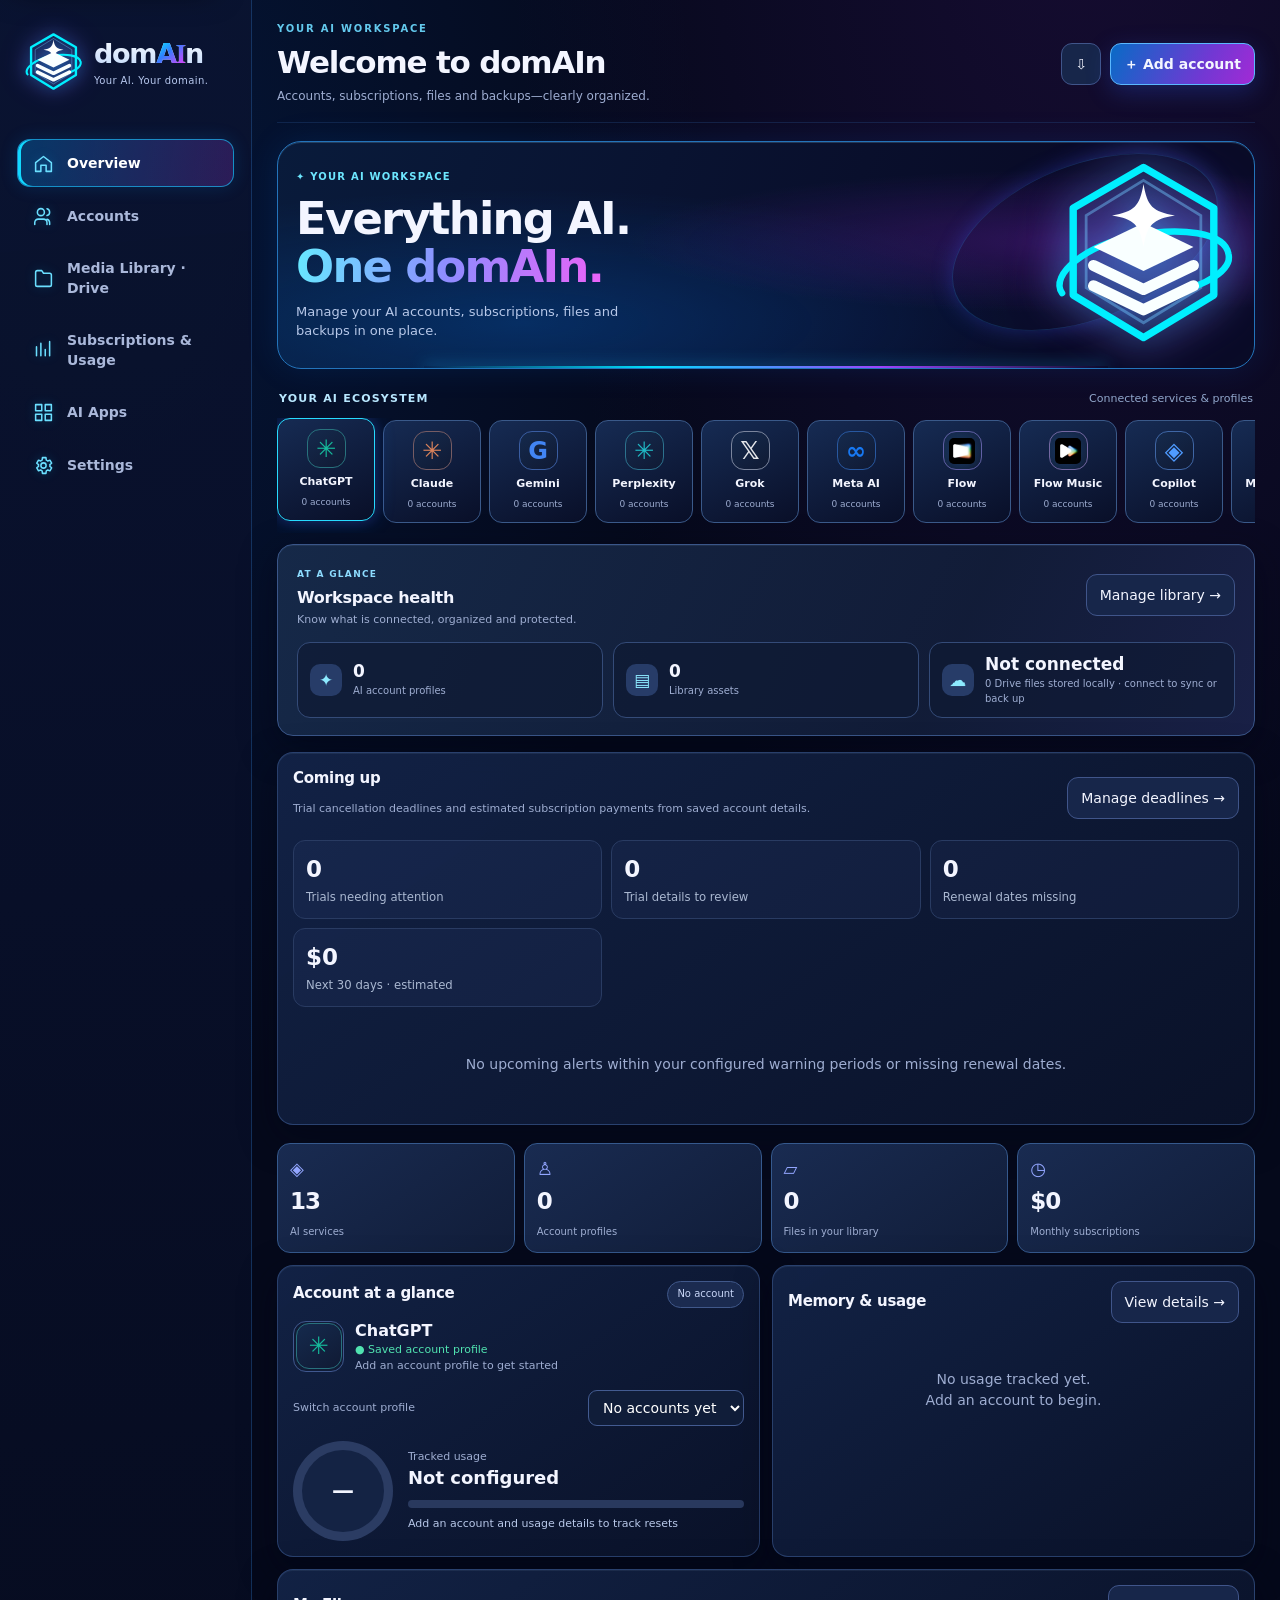
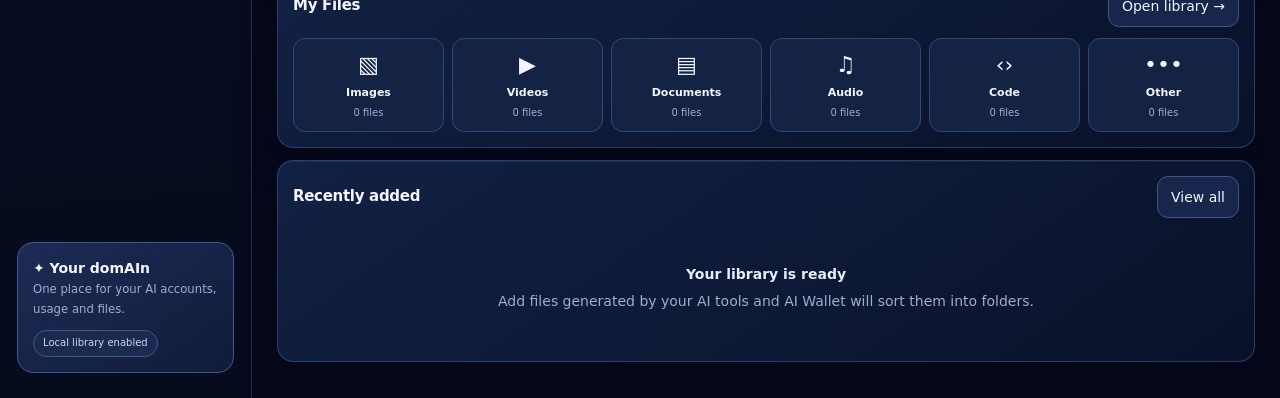
<file: index.html>
<!doctype html>
<html lang="en"><head><meta charset="utf-8"><meta name="viewport" content="width=device-width,initial-scale=1"><meta name="theme-color" content="#05091b"><title>domAIn — Launching</title><meta http-equiv="refresh" content="0;url=./AI_Wallet_Project/index.html"><script>location.replace(new URL('./AI_Wallet_Project/index.html'+location.search+location.hash,location.href));</script><style>body{margin:0;min-height:100vh;display:grid;place-items:center;background:#05091b;color:#e7f5ff;font:16px system-ui}a{color:#55dfff}</style></head><body><main><h1>domAIn</h1><p>Opening your AI dashboard…</p><a href="./AI_Wallet_Project/index.html">Open domAIn</a></main></body></html>
</file>
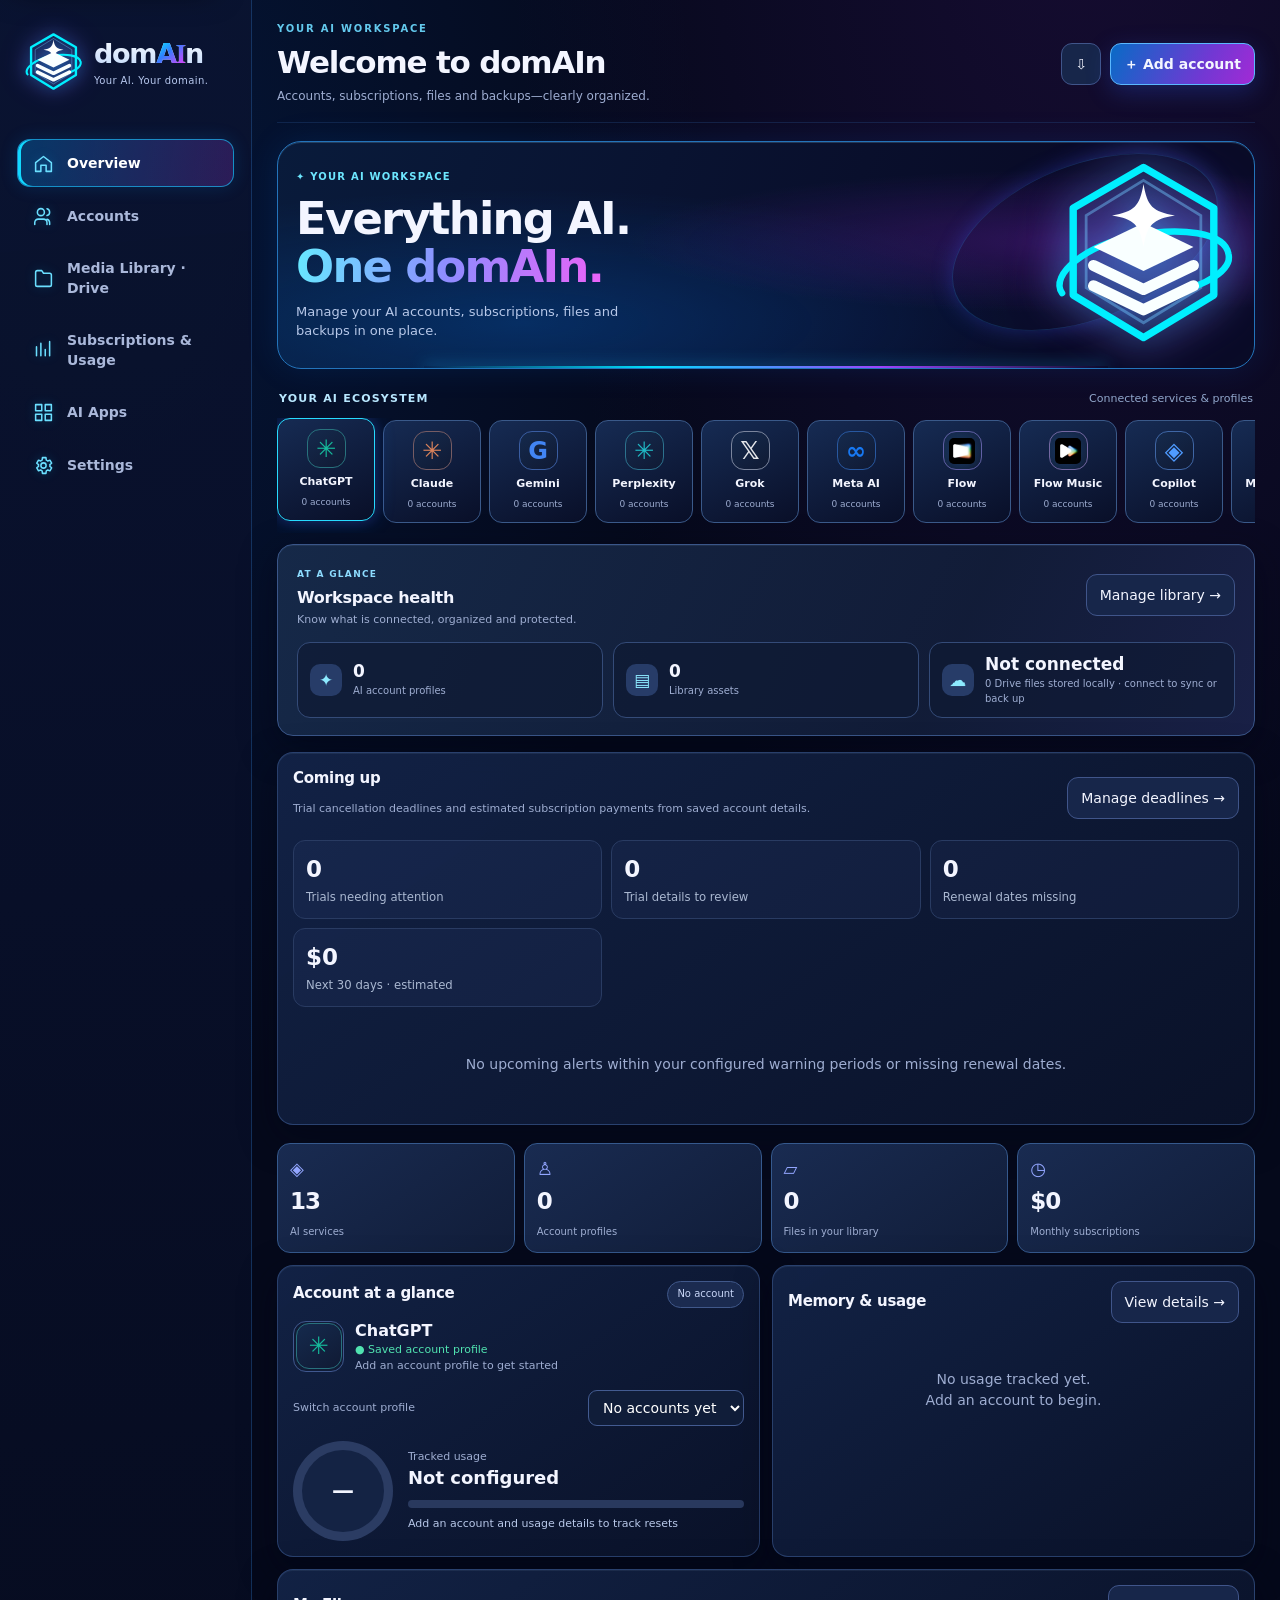
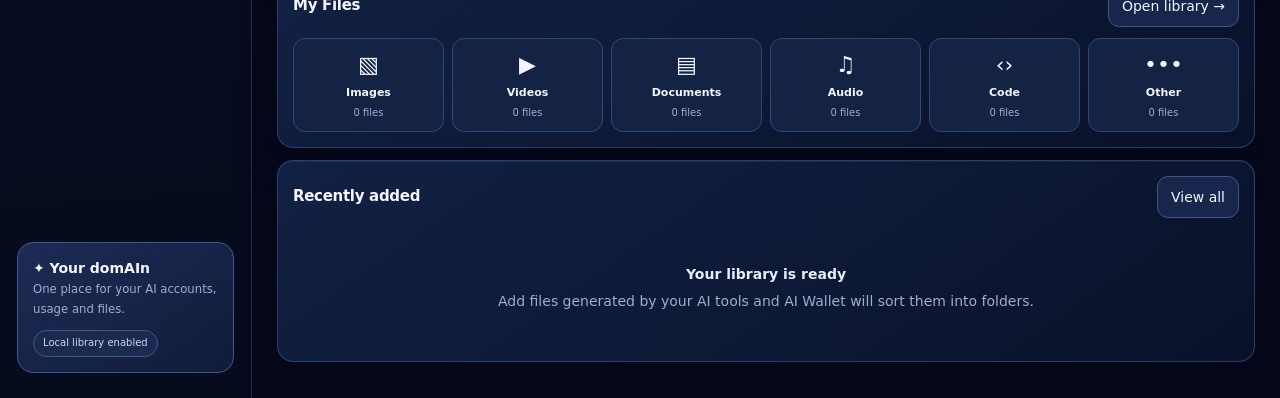
<file: AI_Wallet_Project/index.html>
<!DOCTYPE html>
<html lang="en">
<head>
<meta charset="utf-8">
<meta name="viewport" content="width=device-width, initial-scale=1, viewport-fit=cover">
<meta name="theme-color" content="#080d20">
<meta name="description" content="domAIn organizes AI service accounts, manually tracked subscriptions, generated files and Google Drive backups in one workspace.">
<meta name="color-scheme" content="dark">
<title>domAIn — Your AI. Your domain.</title>
<link rel="stylesheet" href="styles/app.css?v=87">
<link rel="apple-touch-icon" sizes="180x180" href="./apple-touch-icon.png">
<link rel="manifest" href="manifest.webmanifest?v=36">
<style>.skip-link{position:fixed;top:12px;left:12px;z-index:10000;transform:translateY(-160%);padding:12px 18px;border-radius:10px;background:#e8fbff;color:#071226;font-weight:700;box-shadow:0 6px 30px #0008}.skip-link:focus{transform:translateY(0)}#mainContent:focus{outline:none}</style>
</head>
<body>
<a class="skip-link" href="#mainContent">Skip to main content</a>
<div class="app">
<aside>
 <div class="brand">
  <svg class="brand-mark" viewBox="0 0 100 100" fill="none" role="img" aria-label="domAIn layered hexagon emblem"><defs><linearGradient id="domainNeon" x1="10" y1="10" x2="90" y2="90"><stop stop-color="#00efff"/><stop offset=".48" stop-color="#378cff"/><stop offset="1" stop-color="#f033fa"/></linearGradient><linearGradient id="domainMetal" x1="15" y1="10" x2="85" y2="90"><stop stop-color="#f9ffff"/><stop offset=".48" stop-color="#60caff"/><stop offset="1" stop-color="#d64bff"/></linearGradient></defs><path d="M50 4 88 26v47L50 96 12 73V26Z" stroke="url(#domainNeon)" stroke-width="4" stroke-linejoin="round"/><path d="M50 11 81 30v39L50 88 19 69V30Z" stroke="#71c7ff" stroke-opacity=".45" stroke-width="1.5"/><path d="M6 72C-1 62 19 46 45 41c25-5 49-2 51 10 2 9-14 17-27 20" stroke="url(#domainNeon)" stroke-width="3.5" stroke-linecap="round"/><path d="m50 34 27 13-27 13-27-13 27-13Z" fill="url(#domainMetal)"/><path d="m23 57 27 13 27-13M23 68l27 13 27-13" stroke="url(#domainMetal)" stroke-width="6" stroke-linecap="round" stroke-linejoin="round"/><path d="M50 13c2 12 5 15 17 17-12 2-15 5-17 17-2-12-5-15-17-17 12-2 15-5 17-17Z" fill="white"/></svg>
  <div><div class="brand-name">dom<span class="brand-ai">A<span class="brand-serif-i">I</span></span>n</div><div class="brand-sub">Your AI. Your domain.</div></div>
 </div>
 <nav class="nav" id="sideNav" aria-label="Primary navigation">
  <button class="active" data-page="home"><span class="ico"><svg viewBox="0 0 24 24" fill="none" stroke="currentColor" stroke-width="1.75" stroke-linecap="round" stroke-linejoin="round" aria-hidden="true"><path d="M3 11 12 4l9 7v10h-6v-7H9v7H3z"/></svg></span>Overview</button>
  <button data-page="accounts"><span class="ico"><svg viewBox="0 0 24 24" fill="none" stroke="currentColor" stroke-width="1.75" stroke-linecap="round" stroke-linejoin="round" aria-hidden="true"><path d="M16 21v-2a4 4 0 0 0-4-4H6a4 4 0 0 0-4 4v2m7-10a4 4 0 1 0 0-8 4 4 0 0 0 0 8m10 10v-2a4 4 0 0 0-3-3.87M16 3.13a4 4 0 0 1 0 7.75"/></svg></span>Accounts</button>
  <button data-page="files"><span class="ico"><svg viewBox="0 0 24 24" fill="none" stroke="currentColor" stroke-width="1.75" stroke-linecap="round" stroke-linejoin="round" aria-hidden="true"><path d="M3 7V5a2 2 0 0 1 2-2h5l2 3h7a2 2 0 0 1 2 2v11a2 2 0 0 1-2 2H5a2 2 0 0 1-2-2z"/></svg></span>Media Library · Drive</button>
  <button data-page="usage"><span class="ico"><svg viewBox="0 0 24 24" fill="none" stroke="currentColor" stroke-width="1.75" stroke-linecap="round" stroke-linejoin="round" aria-hidden="true"><path d="M4 19V9m5 10V5m5 14v-7m5 7V3"/></svg></span>Subscriptions &amp; Usage</button>
  <button data-page="apps"><span class="ico"><svg viewBox="0 0 24 24" fill="none" stroke="currentColor" stroke-width="1.75" stroke-linecap="round" stroke-linejoin="round" aria-hidden="true"><path d="M3 3h7v7H3zm11 0h7v7h-7zM3 14h7v7H3zm11 0h7v7h-7z"/></svg></span>AI Apps</button>
  <button data-page="creator" hidden aria-hidden="true" tabindex="-1"><span class="ico"><svg viewBox="0 0 24 24" fill="none" stroke="currentColor" stroke-width="1.75" stroke-linecap="round" stroke-linejoin="round" aria-hidden="true"><path d="M3 17l6-6 4 4 8-9m-6 0h6v6"/></svg></span>Creator Income</button><button data-page="settings"><span class="ico"><svg viewBox="0 0 24 24" fill="none" stroke="currentColor" stroke-width="1.75" stroke-linecap="round" stroke-linejoin="round" aria-hidden="true"><path d="M12 15a3 3 0 1 0 0-6 3 3 0 0 0 0 6m7.4-3a7.4 7.4 0 0 0-.1-1l2-1.6-2-3.5-2.4 1a8 8 0 0 0-1.7-1L14.8 3h-4l-.4 2.9a8 8 0 0 0-1.7 1l-2.4-1-2 3.5 2 1.6a7.4 7.4 0 0 0 0 2l-2 1.6 2 3.5 2.4-1a8 8 0 0 0 1.7 1l.4 2.9h4l.4-2.9a8 8 0 0 0 1.7-1l2.4 1 2-3.5-2-1.6c.1-.3.1-.7.1-1z"/></svg></span>Settings</button>
 </nav>
 <div class="side-bottom plan"><b>✦ Your domAIn</b><small>One place for your AI accounts, usage and files.</small><div style="margin-top:12px"><span class="pill">Local library enabled</span></div></div>
</aside>
<main class="main" id="mainContent" tabindex="-1">
 <header class="top"><div><div class="eyebrow">Your AI workspace</div><h1 id="pageTitle">Welcome to domAIn</h1><p id="pageSubtitle">Accounts, subscriptions, files and backups—clearly organized.</p></div><div class="top-actions"><button class="iconbtn" id="backupBtn" title="Export backup" aria-label="Export data backup">⇩</button><button class="primary" id="addAccountTop">＋ Add account</button></div></header>

<section class="section active" id="page-home">
 <div class="domain-hero" aria-label="domAIn connected AI dashboard"><div class="domain-hero-glow"></div><div class="domain-hero-copy"><div class="domain-hero-kicker">✦ YOUR AI WORKSPACE</div><div class="domain-hero-title">Everything AI.<br><em>One domAIn.</em></div><p>Manage your AI accounts, subscriptions, files and backups in one place.</p></div><div class="domain-hero-orbit" aria-hidden="true"><svg class="hero-mark" viewBox="0 0 100 100" fill="none" role="img" aria-label="domAIn layered hexagon emblem"><defs><linearGradient id="domainHeroNeon" x1="10" y1="10" x2="90" y2="90"><stop stop-color="#00efff"/><stop offset=".48" stop-color="#378cff"/><stop offset="1" stop-color="#f033fa"/></linearGradient><linearGradient id="domainHeroMetal" x1="15" y1="10" x2="85" y2="90"><stop stop-color="#f9ffff"/><stop offset=".48" stop-color="#60caff"/><stop offset="1" stop-color="#d64bff"/></linearGradient></defs><path d="M50 4 88 26v47L50 96 12 73V26Z" stroke="url(#domainHeroNeon)" stroke-width="4" stroke-linejoin="round"/><path d="M50 11 81 30v39L50 88 19 69V30Z" stroke="#71c7ff" stroke-opacity=".45" stroke-width="1.5"/><path d="M6 72C-1 62 19 46 45 41c25-5 49-2 51 10 2 9-14 17-27 20" stroke="url(#domainHeroNeon)" stroke-width="3.5" stroke-linecap="round"/><path d="m50 34 27 13-27 13-27-13 27-13Z" fill="url(#domainHeroMetal)"/><path d="m23 57 27 13 27-13M23 68l27 13 27-13" stroke="url(#domainHeroMetal)" stroke-width="6" stroke-linecap="round" stroke-linejoin="round"/><path d="M50 13c2 12 5 15 17 17-12 2-15 5-17 17-2-12-5-15-17-17 12-2 15-5 17-17Z" fill="white"/></svg></div></div><div class="domain-section-heading"><span>YOUR AI ECOSYSTEM</span><span class="domain-section-hint">Connected services &amp; profiles</span></div><div class="service-strip" id="serviceStrip"></div>
 <section class="card workspace-health" id="workspaceHealth" aria-label="Workspace health"><div class="workspace-health-head"><div><span class="workspace-health-kicker">AT A GLANCE</span><h2>Workspace health</h2><p>Know what is connected, organized and protected.</p></div><button class="secondary" type="button" data-goto="files">Manage library →</button></div><div class="workspace-health-grid"><div class="workspace-health-item"><span class="workspace-health-icon">✦</span><div><strong id="healthAccounts">0</strong><small>AI account profiles</small></div></div><div class="workspace-health-item"><span class="workspace-health-icon">▤</span><div><strong id="healthFiles">0</strong><small>Library assets</small></div></div><div class="workspace-health-item workspace-health-drive"><span class="workspace-health-icon">☁</span><div><strong id="healthDrive">Not connected</strong><small id="healthDriveDetail">Connect Google Drive to sync or back up</small></div></div></div></section>
 <div class="card attention-panel" id="homeAttentionPanel" aria-label="Upcoming deadlines and subscription payments">
  <div class="card-head"><div><h2>Coming up</h2><p class="tiny muted">Trial cancellation deadlines and estimated subscription payments from saved account details.</p></div><button class="secondary" type="button" data-goto="usage">Manage deadlines →</button></div>
  <div class="attention-stats" id="homeAttentionStats" aria-live="polite"></div>
  <div id="homeAttentionList" aria-live="polite"></div>
 </div>
 <div class="stats">
  <div class="stat"><span class="symbol">◈</span><strong id="statApps">0</strong><small>AI services</small></div>
  <div class="stat"><span class="symbol">♙</span><strong id="statAccounts">0</strong><small>Account profiles</small></div>
  <div class="stat"><span class="symbol">▱</span><strong id="statFiles">0</strong><small>Files in your library</small></div>
  <div class="stat"><span class="symbol">◷</span><strong id="statSpend">$0</strong><small>Monthly subscriptions</small></div>
 </div>
 <div class="grid">
  <div class="card span6">
   <div class="card-head"><h2>Account at a glance</h2><span class="pill" id="profileStatus">● Profile</span></div>
   <div class="profile"><div class="profile-logo" id="profileLogo"></div><div style="min-width:0;flex:1"><h3 id="profileService">ChatGPT</h3><div class="status">● Saved account profile</div><div class="tiny muted" id="profileEmail">No account selected</div></div></div>
   <div style="display:flex;justify-content:space-between;align-items:center;gap:8px;margin-top:16px"><span class="tiny muted">Switch account profile</span><select class="account-select" id="quickAccount"></select></div>
   <div class="usage"><div class="ring" id="usageRing" style="--pct:0%"><strong id="usagePct">—</strong></div><div class="usage-details"><div class="tiny muted">Tracked usage</div><strong id="usageNumbers">Not configured</strong><div class="bar" style="margin-top:9px"><i id="usageBar" style="width:0%"></i></div><div class="reset" id="resetText">Add usage details to track resets</div></div></div>
  </div>
  <div class="card span6">
   <div class="card-head"><h2>Memory & usage</h2><button class="secondary" data-goto="usage">View details →</button></div>
   <div id="usageSummary"></div>
  </div>
  <div class="card span12">
   <div class="card-head"><h2>My Files</h2><button class="secondary" data-goto="files">Open library →</button></div>
   <div class="file-cats" id="homeFolders"></div>
  </div>
  <div class="card span12">
   <div class="card-head"><h2>Recently added</h2><button class="secondary" data-goto="files">View all</button></div>
   <div id="recentFiles"></div>
  </div>
 </div>
</section>

<section class="section" id="page-accounts">
 <div class="card"><div class="card-head"><div><h2>Your accounts</h2><div class="tiny muted">Keep separate profiles for personal, work and project accounts.</div></div><button class="primary" id="addAccount">＋ Add account</button></div><div class="account-search-row" role="search" aria-label="Find account profiles"><input type="search" id="accountSearch" class="search" placeholder="Search profiles" aria-label="Search by profile, provider, email, or plan"><button type="button" class="secondary" id="clearAccountSearch" disabled>Clear</button><span id="accountSearchStatus" role="status" class="tiny muted"></span></div><div id="accountsList"></div></div>
</section>

<section class="section" id="page-files">
 <div class="card">
  <div class="card-head"><div><h2>Media Library</h2><div class="tiny muted">Manage your files and connect Google Drive below for imports and backups.</div></div><button class="primary" id="uploadBtn">＋ Add files</button></div>
  <div role="note" class="tiny muted" style="margin:0 0 16px;padding:12px 14px;border:1px solid rgba(110,180,255,.24);border-radius:12px;background:rgba(40,105,160,.10);line-height:1.6"><strong style="color:#b8e8ff">Your files, your control.</strong> Local files stay on this device. Linked files point to their original source; backups are separate copies. Automatic Drive sync requires your authorization and is not enabled by default.</div>
  <div class="toolbar" role="search" aria-label="Filter media library"><input class="search" id="fileSearch" type="search" aria-label="Search media library files" autocomplete="off" placeholder="Search by file, source or checksum…"><select class="account-select" id="fileProvider" aria-label="AI app"><option value="">All AI apps</option></select><select class="account-select" id="fileType" aria-label="File type"><option value="">All types</option><option>Images</option><option>Videos</option><option>Documents</option><option>Audio</option><option>Code</option><option>Other</option></select><select class="account-select" id="fileSource" aria-label="File origin"><option value="">All origins</option><option value="google-drive">Google Drive</option><option value="chatgpt">ChatGPT exports</option><option value="claude">Claude exports</option><option value="gemini">Gemini exports</option><option value="grok">Grok exports</option><option value="perplexity">Perplexity exports</option><option value="other">Other imports</option></select><select class="account-select" id="fileStorage" aria-label="File storage"><option value="">All storage</option><option value="local">Stored locally</option><option value="linked">Linked files</option><option value="backup">Backups</option></select><select class="account-select" id="fileSort" aria-label="File sort order"><option value="new">Newest first</option><option value="old">Oldest first</option><option value="name">Name A–Z</option></select><label class="drive-connector-note" style="display:inline-flex;align-items:center;gap:6px;white-space:nowrap"><input id="fileDuplicatesOnly" type="checkbox"> Duplicates only</label><button class="secondary" type="button" id="clearFileFiltersBtn" title="Reset library search and filters">Clear filters</button></div>
  <div class="file-cats" id="fileFolders" style="margin-bottom:12px"></div>
  <div class="folder-tools" style="display:flex;gap:8px;flex-wrap:wrap;align-items:center;margin:0 0 16px">
   <input id="newFolderName" class="search" style="max-width:220px" maxlength="40" placeholder="New folder name" aria-label="New folder name">
   <button class="secondary" id="createFolderBtn" type="button">＋ Create folder</button>
   <span class="tiny muted" id="customFolderSummary">Custom folders keep related files together.</span>
  </div>
  <div class="file-cats" id="customFolders" style="margin-bottom:18px"></div>
  <div class="library-storage-legend" role="note"><strong>Library storage</strong><span><b>Stored · this browser</b> means the original file is saved locally on this device. Files are not automatically synced or backed up to a cloud account. Identical files up to 64 MB can be detected on import.</span></div>
  <div class="drive-connector" id="driveConnector"><div class="drive-connector-heading"><div><strong>Google Drive · import &amp; backup <span class="library-live-tag">Beta</span> <span class="library-live-tag" title="OAuth client configured; Google account connection still required">Setup ready</span></strong><small class="drive-connector-note">Your files stay on this device after import. Re-import updates changed files without creating duplicate versions.</small><progress id="driveOperationProgress" max="100" value="0" aria-label="Google Drive operation progress" aria-describedby="driveSyncStatus" style="width:100%;height:6px;margin:8px 0" hidden></progress><small id="driveSyncStatus" role="status" aria-live="polite" aria-atomic="true" aria-label="Google Drive connection and sync status">Connect your Google account to import a Drive folder or save a private backup. Authorization is required.</small></div></div><details class="drive-connector-settings"><summary>Advanced connection settings</summary><div class="drive-connector-config"><input class="search" id="driveClientId" type="text" autocomplete="off" value="610861983123-4hkadpapclos5i9r973gavfl11pt0etc.apps.googleusercontent.com" placeholder="Google OAuth client ID" aria-label="Google OAuth client ID (configured)" title="domAIn Google OAuth client is configured"><small class="drive-connector-note">Need a client ID? <a href="https://console.cloud.google.com/auth/clients" target="_blank" rel="noopener noreferrer">Create a Google OAuth web client</a>. Add this site’s exact origin under Authorized JavaScript origins; never paste a client secret.</small></div></details><div class="drive-connector-config drive-folder-config"><label for="driveFolderId" class="drive-connector-note">Import a Drive folder <span aria-hidden="true">·</span> leave blank for backup only</label><input class="search" id="driveFolderId" type="text" autocomplete="off" placeholder="Paste a Google Drive folder link or ID" aria-label="Google Drive folder ID" aria-describedby="driveFolderHelp"><div id="driveFolderHelp" class="drive-connector-note"><strong>Folder import</strong><span>To import, paste a folder link and select Sync Drive folder. Export Google Docs, Sheets and Slides to standard files first.</span></div></div><div class="library-live-actions"><button class="secondary" type="button" id="driveConnectBtn">Connect Google Drive</button><button class="secondary" type="button" id="driveCheckBtn" disabled title="Verify Google Drive backup access and the selected folder, without importing files">Check Drive access</button><button class="secondary" type="button" id="driveSyncBtn" disabled>Sync Drive folder</button><button class="secondary" type="button" id="driveBackupBtn" disabled>Save backup to Drive</button><button class="secondary" type="button" id="driveRestoreBtn" disabled title="Download and validate your latest Google Drive backup without changing local data" aria-describedby="driveRecoveryHelp">Download verified backup</button><button class="secondary" type="button" id="driveDisconnectBtn" disabled>Disconnect</button></div><small id="driveRecoveryHelp" class="drive-connector-note">Downloading a backup leaves your local data intact. To protect your library, select Save backup to Drive, then Download verified backup to retrieve a copy.</small><small class="drive-connector-note">Your OAuth client ID is public. Access tokens stay in memory and are cleared on refresh. Backups travel over HTTPS but are not end-to-end encrypted. Keep domAIn open during transfers.</small></div>
  <div class="library-live-sync" id="libraryLiveSync"><div><strong>Watched folder <span class="library-live-tag">Beta</span></strong><small id="liveFolderStatus" role="status">Connect a local export folder to detect new files while domAIn is open. Requires a supported browser and your permission.</small></div><div class="library-live-actions"><button class="secondary" type="button" id="watchFolderBtn">Connect folder</button><button class="secondary" type="button" id="syncFolderBtn" disabled>Sync now</button><button class="secondary" type="button" id="disconnectFolderBtn" disabled>Disconnect</button></div></div>
  <div class="library-folder-import"><div><strong>Import an AI export folder</strong><small>Choose a folder from your device. Re-select it later to import new files; existing matching files are skipped when checksums are available. No account credentials required.</small></div><button class="secondary" type="button" id="importFolderBtn">Choose folder</button><input type="file" id="folderInput" webkitdirectory directory multiple hidden aria-label="Choose folder to import"></div>
  <div class="files-drop" id="dropzone">✧ Drop files here or choose files to add them to your library.<br><span class="tiny muted">Files stay in this browser's storage. Import up to 500 files and 2 GB per batch; individual files are limited by browser storage.</span><div style="margin-top:12px"><label for="manualFileOrigin" class="tiny muted" style="margin-right:8px">File source for uploads and drops</label><select id="manualFileOrigin" class="account-select" aria-label="Origin of uploaded files"><option value="manual-import">My device / other</option><option value="chatgpt">ChatGPT</option><option value="claude">Claude</option><option value="gemini">Gemini</option><option value="grok">Grok</option><option value="perplexity">Perplexity</option></select><div class="tiny muted" style="margin:6px 0">Files you choose or drop use this source label.</div><input type="file" id="fileInput" multiple><progress id="fileImportProgressBar" max="100" value="0" aria-label="File import progress" style="width:100%;height:6px;margin-top:6px" hidden></progress><div id="fileImportProgress" class="tiny muted" role="status" aria-live="polite" hidden></div></div></div>
  <div class="card-head" style="margin-top:20px"><h2 id="fileListTitle">All files</h2><div class="library-view-controls"><span class="tiny muted" id="fileCount" role="status">0 items</span><button type="button" id="exportLibraryCsvBtn" class="secondary" disabled title="Export a CSV inventory of currently filtered files; file contents are not included">Export inventory</button><div class="library-view-switch" role="group" aria-label="Media Library layout"><button type="button" id="fileListViewBtn" class="secondary" aria-pressed="true">☷ List</button><button type="button" id="fileGridViewBtn" class="secondary" aria-pressed="false">▦ Grid</button></div></div></div>
  <div class="library-storage-check"><div id="fileIntegrityNotice" class="tiny muted" role="status"></div><button id="checkLibraryStorageBtn" class="secondary" type="button">Check storage</button></div>
  <div id="fileList"></div>
  <dialog id="mediaPreviewDialog" class="media-preview-dialog" aria-labelledby="mediaPreviewTitle"><div class="media-preview-header"><div><h3 id="mediaPreviewTitle">Media preview</h3><p id="mediaPreviewMeta" class="tiny muted" role="status" aria-live="polite"></p></div><button type="button" class="secondary" id="closeMediaPreviewBtn" aria-label="Close media preview">✕ Close</button></div><div id="mediaPreviewContent" class="media-preview-content"></div><p class="tiny muted media-preview-tip">Preview stays on this device. Close the preview to return to your library.</p></dialog>
 </div>
</section>

<section class="section" id="page-usage">
 <div class="card"><div class="card-head"><div><h2>Subscriptions & usage</h2><div class="tiny muted">Subscription costs, usage, and reset dates are entered manually. Reset dates must be valid calendar dates; long-overdue daily and weekly usage resets catch up automatically. Free plans have no subscription charge. No provider billing or usage data is synchronized automatically. Changes save to this browser; export a backup to protect your records. If storage is full or unavailable, domAIn warns you and keeps the last saved values.</div></div></div><div class="stats" style="margin:12px 0"><div class="stat"><small>MONTHLY EQUIVALENT</small><strong id="subscriptionMonthly">$0</strong></div><div class="stat"><small>ANNUAL COMMITMENT</small><strong id="subscriptionAnnual">$0</strong></div><div class="stat"><small>UPCOMING RENEWALS</small><strong id="subscriptionRenewals">0</strong></div><div class="stat"><small>SUBSCRIPTIONS</small><strong id="subscriptionCount">0</strong></div></div><div class="grid" style="margin:14px 0">
<div class="card span6" style="box-shadow:none"><div class="card-head"><div><h2>Renewal calendar</h2><div class="tiny muted">Upcoming scheduled renewals over the next 90 days</div></div><div style="display:flex;align-items:center;gap:6px"><button class="secondary" id="renewalPrev" aria-label="Previous month">‹</button><span class="pill" id="renewalWindowCount">0 upcoming</span><button class="secondary" id="renewalNext" aria-label="Next month">›</button></div></div><div id="renewalCalendar"></div></div>
<div class="card span6" style="box-shadow:none"><div class="card-head"><div><h2>Spending outlook</h2><div class="tiny muted">Recurring subscription cost by billing frequency</div></div></div><div id="spendingBreakdown"></div></div><div class="history-head" style="margin-top:16px"><div><h2>Recorded payment trend</h2><div class="tiny muted">Manually recorded payments by month; excludes forecasts and plan edits.</div></div><select id="paymentTrendRange" class="account-select" aria-label="Payment trend range"><option value="3">3 months</option><option value="6" selected>6 months</option><option value="12">12 months</option></select></div><div id="paymentTrend"></div>
</div>
<div class="card" style="margin:14px 0"><div class="card-head"><div><h2>Upcoming payment forecast</h2><p class="tiny muted">Estimated scheduled subscription payments, not confirmed charges. Active free trials are excluded until their status is updated.</p></div><label class="tiny">Window <select id="paymentForecastWindow" class="account-select" aria-label="Payment forecast window"><option value="30">30 days</option><option value="90" selected>90 days</option><option value="365">12 months</option></select></label></div><div id="paymentForecastSummary" aria-live="polite"></div><div id="paymentForecastList"></div></div><div class="card" style="margin:14px 0"><div class="card-head"><div><h2>Free trial watchlist</h2><p class="tiny muted">Cancellation dates and trial lengths are based on your saved details, not live provider verification.</p></div></div><div id="trialTimelineSummary" aria-live="polite"></div><div id="trialTimelineList"></div></div><div class="card reminder-panel"><div class="card-head"><div><h2>Reminder center</h2><p class="tiny muted">On-device reminders while AI Wallet is open. Browser notifications are optional and are not guaranteed when closed.</p></div><span class="pill" id="reminderCount">0</span></div><div class="toolbar" style="display:flex;gap:10px;align-items:center;flex-wrap:wrap"><label><input type="checkbox" id="remindersEnabled" checked> Enable reminders</label><label>Global warning lead <select id="reminderLead" class="account-select"><option value="1">1 day</option><option value="3">3 days</option><option value="7">7 days</option><option value="14">14 days</option><option value="30">30 days</option></select></label><button class="secondary" type="button" id="requestNotification">Enable browser notifications</button></div><div id="notificationStatus" class="tiny muted"></div><div class="toolbar" style="margin:10px 0"><label>Calendar horizon <select id="calendarHorizon" class="account-select" aria-label="Calendar export horizon"><option value="90">90 days</option><option value="365" selected>12 months</option><option value="730">24 months</option></select></label><button class="secondary" type="button" id="exportDeadlineCalendar">Export deadlines to calendar (.ics)</button><p class="tiny muted">Import into your calendar app to use its own reminders. Calendar alerts depend on that app’s settings.</p></div><div id="reminderList" aria-live="polite"></div></div><div class="history-head"><h2>Subscription data health</h2></div><p class="tiny muted">Check missing or conflicting trial and renewal dates. These are data-quality warnings, not verified provider notices.</p><div id="subscriptionAudit" aria-live="polite"></div><div id="subscriptionAlerts" role="status" aria-live="polite"></div><div id="subscriptionList"></div><div class="history-head"><div><h2>Billing activity</h2><div class="tiny muted">Plan changes and payments you manually record. These are not provider-verified transactions; scheduled costs are forecasts, not charges.</div></div></div><div class="toolbar" style="display:flex;gap:8px;flex-wrap:wrap;margin:10px 0"><select id="billingProviderFilter" class="account-select" aria-label="Filter billing by provider"><option value="">All providers</option></select><select id="billingTypeFilter" class="account-select" aria-label="Filter billing activity"><option value="">All activity</option><option value="payment_recorded">Payments recorded</option><option value="plan_change">Plan changes</option></select></div><div id="billingActivityList"></div><div id="usagePageList"></div><div class="history-head"><div><h2>Individual chat memory</h2><div class="tiny muted">Track context usage separately for each conversation. Values are manual unless an authorized provider integration supplies them.</div></div><button class="secondary" id="addChatMemory">＋ Add chat</button></div><div id="chatMemoryList"></div>
<div class="history-head"><div><h2>Conversation context analytics</h2><div class="tiny muted">Current context utilization and recorded history for each tracked chat.</div></div><div style="display:flex;gap:6px;align-items:center;flex-wrap:wrap"><select id="chatAnalyticsAccount" class="account-select" aria-label="Filter chats by account"><option value="">All accounts</option></select><select id="chatWarningThreshold" class="account-select" aria-label="Memory warning threshold"><option value="80">Warn at 80%</option><option value="85">Warn at 85%</option><option value="90">Warn at 90%</option></select><select id="chatHistoryRange" class="account-select" aria-label="Chat memory history range"><option value="7">7 days</option><option value="30" selected>30 days</option><option value="90">90 days</option><option value="all">All history</option></select><span class="pill" id="chatAnalyticsCount">0 conversations</span></div></div><div id="chatMemoryAnalytics"></div><div class="history-head"><div><h2>Usage history</h2><div class="tiny muted">Saved snapshots from account edits and automatic resets.</div></div><select id="historyAccountFilter" class="account-select" aria-label="Filter usage history"><option value="">All accounts</option></select></div><div id="usageHistoryList" aria-live="polite"><div class="empty">Loading usage history…</div></div></div>
</section>

<section class="section" id="page-apps">
 <div class="card"><div class="card-head"><div><h2>AI service directory</h2><div class="tiny muted">Track mainstream and specialized AI tools. Open / Sign in opens the provider in a new tab, keeping your domAIn workspace available. It does not connect or synchronize your account. Account profiles are saved locally and can be backed up. Only HTTPS provider links are allowed; local and private-network addresses are blocked.</div></div><button class="primary" id="addService">＋ Add service</button></div><div id="appsList"></div></div>
</section>

<section class="section" id="page-creator">
 <div class="card"><div class="card-head"><div><h2>Creator income intelligence</h2><div class="tiny muted">Track agreements, payout reconciliation and contracted recurring revenue. All figures are manually entered, not bank-verified.</div></div></div>
 <div class="stats"><div class="stat"><small>EXPECTED THIS MONTH</small><strong id="creatorExpected">$0</strong></div><div class="stat"><small>RECEIVED THIS MONTH</small><strong id="creatorReceived">$0</strong></div><div class="stat"><small>OUTSTANDING THIS MONTH</small><strong id="creatorOutstanding">$0</strong></div></div>
 <div class="history-head"><h2>Monthly income goal</h2><span class="pill" id="creatorGoalProgress"></span></div><form id="creatorGoalForm" class="toolbar" style="display:flex;gap:10px;flex-wrap:wrap"><label>Target ($)<input id="creatorGoal" type="number" min="0" step=".01" required></label><button class="primary">Save goal</button></form>
 <div class="history-head"><h2>Revenue scenarios & exports</h2></div><p class="tiny muted">Illustrative conservative (55%), base (80%), and optimistic (100%) collection of scheduled agreements. These are assumptions, not verified probabilities. Payouts are never added to scheduled contracts.</p><div id="creatorScenarios" aria-live="polite"></div><div class="toolbar" style="display:flex;gap:8px;flex-wrap:wrap;margin:12px 0"><button class="secondary" type="button" id="exportCreatorLedger">Export creator ledger CSV</button><button class="secondary" type="button" id="exportCreatorForecast">Export forecast CSV</button></div><div class="history-head"><h2>Recurring agreements</h2></div><form id="creatorAgreementForm" class="formgrid"><label>Client / platform<input name="client" required maxlength="120"></label><label>Project / deal<input name="title" required maxlength="120"></label><label>Amount ($)<input name="amount" type="number" min=".01" step=".01" required></label><label>Frequency<select name="cadence"><option value="monthly">Monthly</option><option value="quarterly">Quarterly</option><option value="yearly">Yearly</option><option value="one-time">One-time</option></select></label><label>Next due<input name="nextDue" type="date"></label><label>Status<select name="status"><option value="active">Active</option><option value="paused">Paused</option><option value="ended">Ended</option></select></label><button class="primary" type="submit">Add agreement</button></form><div id="creatorAgreements"></div>
 <div class="history-head"><h2>Payout ledger & reconciliation</h2></div><form id="creatorPayoutForm" class="formgrid"><label>Client / platform<input name="client" maxlength="120" required></label><label>Amount ($)<input name="amount" type="number" min=".01" step=".01" required></label><label>Expected / paid date<input name="dueDate" type="date" required></label><label>Status<select name="status"><option value="pending">Pending</option><option value="received">Received</option></select></label><label class="full">Invoice / transaction reference<input name="reference" maxlength="120" placeholder="Optional reconciliation reference"></label><button class="primary" type="submit">Add payout</button></form><div id="creatorPayouts"></div>
 <div class="history-head"><h2>Action center · next 14 days</h2></div><p class="tiny muted">Creator payout follow-ups, agreement milestones, trial deadlines and upcoming AI subscription charges. Calculated while the app is open.</p><div id="creatorActions" aria-live="polite"></div><div class="history-head"><h2>Cash-date outlook · next 3 months</h2></div><p class="tiny muted">Scheduled agreements and recorded payouts are shown separately because a payout may correspond to an agreement. Do not add these columns together.</p><div id="creatorCashForecast"></div><div class="history-head"><h2>Revenue health · collection & concentration</h2></div><p class="tiny muted">Based on manually recorded payouts and active recurring agreements. Client concentration uses contracted monthly-equivalent revenue.</p><div id="creatorRevenueHealth" aria-live="polite"></div><div class="history-head"><h2>Collections worklist</h2><button class="secondary" type="button" id="exportCollections">Export follow-up CSV</button></div><p class="tiny muted">Pending payouts prioritized by overdue age. This is a follow-up queue, not proof that an invoice has been sent or a payment has cleared.</p><div id="creatorCollections" aria-live="polite"></div><div class="history-head"><h2>Reconciliation checks</h2></div><div id="creatorReconciliation"></div><div class="history-head"><h2>Reconciliation review queue</h2></div><p class="tiny muted">Potential matches are suggestions only. No bank verification or automatic status changes.</p><div id="creatorReviewQueue" aria-live="polite"></div><div class="history-head"><h2>Wallet data health</h2></div><p class="tiny muted">Read-only checks of account, file and payout records. Issues are advisory and never modify records.</p><div id="creatorDataHealth" aria-live="polite"></div><div class="history-head"><h2>Import creator payouts · CSV</h2></div><p class="tiny muted">Columns: client, amount, dueDate, status, reference; optional currency (USD only). Review the preview before importing. Duplicate non-empty references are skipped. No bank connection or verification is performed.</p><label class="tiny"><input id="creatorImportFuzzy" type="checkbox"> Flag possible duplicate payouts without transaction references (same client, amount, date and status)</label><div id="creatorCsvMapping" class="csv-mapping" hidden><strong>Map CSV columns</strong><p class="tiny muted">Select a column for each field. Required fields are marked *. Review the results after mapping changes.</p><div id="creatorCsvMappingFields" class="csv-mapping-fields"></div><button type="button" class="secondary" id="creatorCsvPreviewBtn">Preview mapped payouts</button></div><input id="creatorPayoutCsv" type="file" accept=".csv,text/csv" aria-label="Choose payout CSV"><div id="creatorImportPreview" aria-live="polite"></div><button class="secondary" id="creatorImportConfirm" type="button" hidden>Import validated payouts</button><button class="secondary" id="exportCreatorReview" type="button">Export reconciliation review CSV</button><div class="history-head"><h2>Three-month contracted revenue forecast</h2></div><p class="tiny muted">Forecast counts active recurring agreements only; excludes one-time deals, uncontracted leads, taxes and processing fees. Outstanding is based on recorded payouts, not inferred invoices.</p><div id="creatorForecast"></div>
 </div></section>

<section class="section" id="page-settings">
 <div class="card"><h2>Settings & backup</h2><p class="muted tiny">Your account profiles and library metadata are saved locally in this browser. Passwords and API keys are never requested or stored.</p><div style="display:flex;flex-wrap:wrap;gap:9px;margin:18px 0"><button class="primary" id="exportBtn">Export wallet backup</button><button class="secondary" id="importBtn">Import backup</button><button class="secondary" id="clearBtn">Reset local data</button></div><div class="files-drop"><b>Provider connections</b><p class="tiny muted">This standalone version does not sign into providers or fetch live usage automatically. Add account profiles and import generated files. Direct integrations can be added separately where providers support authorized access.</p></div></div>
</section>
</main>
</div>
<nav class="mobile-nav" id="mobileNav" aria-label="Primary navigation"><button class="active" data-page="home" aria-label="Home"><span class="ico"><svg viewBox="0 0 24 24" fill="none" stroke="currentColor" stroke-width="1.75" stroke-linecap="round" stroke-linejoin="round" aria-hidden="true"><path d="M3 11 12 4l9 7v10h-6v-7H9v7H3z"/></svg></span><span class="mobile-nav-label">Home</span></button><button data-page="accounts" aria-label="Accounts"><span class="ico"><svg viewBox="0 0 24 24" fill="none" stroke="currentColor" stroke-width="1.75" stroke-linecap="round" stroke-linejoin="round" aria-hidden="true"><path d="M16 21v-2a4 4 0 0 0-4-4H6a4 4 0 0 0-4 4v2m7-10a4 4 0 1 0 0-8 4 4 0 0 0 0 8m10 10v-2a4 4 0 0 0-3-3.87M16 3.13a4 4 0 0 1 0 7.75"/></svg></span><span class="mobile-nav-label">Accounts</span></button><button data-page="files" aria-label="Files"><span class="ico"><svg viewBox="0 0 24 24" fill="none" stroke="currentColor" stroke-width="1.75" stroke-linecap="round" stroke-linejoin="round" aria-hidden="true"><path d="M3 7V5a2 2 0 0 1 2-2h5l2 3h7a2 2 0 0 1 2 2v11a2 2 0 0 1-2 2H5a2 2 0 0 1-2-2z"/></svg></span><span class="mobile-nav-label">Files</span></button><button data-page="usage" aria-label="Usage"><span class="ico"><svg viewBox="0 0 24 24" fill="none" stroke="currentColor" stroke-width="1.75" stroke-linecap="round" stroke-linejoin="round" aria-hidden="true"><path d="M4 19V9m5 10V5m5 14v-7m5 7V3"/></svg></span><span class="mobile-nav-label">Usage</span></button><button data-page="creator" aria-label="Income"><span class="ico"><svg viewBox="0 0 24 24" fill="none" stroke="currentColor" stroke-width="1.75" stroke-linecap="round" stroke-linejoin="round" aria-hidden="true"><path d="M3 17l6-6 4 4 8-9m-6 0h6v6"/></svg></span><span class="mobile-nav-label">Income</span></button><button data-page="settings" aria-label="Settings"><span class="ico"><svg viewBox="0 0 24 24" fill="none" stroke="currentColor" stroke-width="1.75" stroke-linecap="round" stroke-linejoin="round" aria-hidden="true"><path d="M12 15a3 3 0 1 0 0-6 3 3 0 0 0 0 6m7.4-3a7.4 7.4 0 0 0-.1-1l2-1.6-2-3.5-2.4 1a8 8 0 0 0-1.7-1L14.8 3h-4l-.4 2.9a8 8 0 0 0-1.7 1l-2.4-1-2 3.5 2 1.6a7.4 7.4 0 0 0 0 2l-2 1.6 2 3.5 2.4-1a8 8 0 0 0 1.7 1l.4 2.9h4l.4-2.9a8 8 0 0 0 1.7-1l2.4 1 2-3.5-2-1.6c.1-.3.1-.7.1-1z"/></svg></span><span class="mobile-nav-label">Settings</span></button></nav>
<div class="modal" id="accountModal"><div class="modal-box" role="dialog" aria-modal="true" aria-labelledby="accountModalTitle" tabindex="-1"><h2 id="accountModalTitle">Add account</h2><form id="accountForm"><input type="hidden" id="accountId"><div class="formgrid">
<label class="full">AI service<select id="aService"></select></label>
<label>Account label<input id="aLabel" placeholder="Personal account" required></label><label>Email / account ID<input id="aEmail" placeholder="name@example.com"></label>
<label>Plan<input id="aPlan" placeholder="Plus, Pro, Free…"></label><label>Subscription price ($)<input id="aCost" type="number" min="0" step=".01" value="0"></label><label>Billing frequency<select id="aBilling"><option value="monthly">Monthly</option><option value="yearly">Yearly</option><option value="weekly">Weekly</option><option value="one-time">One-time</option><option value="free">Free</option></select></label><label>Next billing / renewal<input id="aRenewal" type="date"></label>
<label class="full"><input id="aTrialEnabled" type="checkbox" style="width:auto;margin-right:8px">This account has a free trial</label>
<label>Trial start<input id="aTrialStart" type="date"></label><label>Trial length (days)<input id="aTrialDays" type="number" min="1" max="3650" step="1" placeholder="e.g. 14"></label>
<label>Trial ends / first charge<input id="aTrialEnd" type="date"></label><label>Cancel by (deadline)<input id="aCancelBy" type="date"></label>
<label>Trial and renewal warning (days before)<input id="aAlertDays" type="number" min="0" max="90" value="7" aria-describedby="alertDaysHelp"><small id="alertDaysHelp" class="field-hint">Choose 0–90 days. A value of 0 alerts on the due date; overdue trial deadlines still need review.</small></label><label>Trial status<select id="aTrialStatus"><option value="active">Active</option><option value="cancelled">Cancelled</option><option value="converted">Converted to paid</option></select></label>
<label class="full">Offer source / terms<input id="aTrialOffer" placeholder="Where you found this offer; eligibility and terms"></label>
<label>Usage unit<input id="aUnit" placeholder="Tokens, GB, credits…"></label><label>Used<input id="aUsed" type="number" min="0" step="any"></label>
<label>Capacity / limit<input id="aCapacity" type="number" min="0" step="any"></label><label>Next reset date<input id="aReset" type="date"></label><label class="full">Usage reset cycle<select id="aCycle"><option value="never">Do not auto-reset</option><option value="daily">Daily</option><option value="weekly">Weekly</option><option value="biweekly">Every 2 weeks</option><option value="monthly">Monthly</option><option value="quarterly">Every 3 months</option><option value="yearly">Yearly</option></select></label>
<label class="full">Notes<input id="aNotes" placeholder="Optional notes"></label>
</div><div class="form-actions"><button type="button" class="secondary" data-close>Cancel</button><button class="primary" type="submit">Save account</button></div></form></div></div>
<div class="modal" id="fileEditModal"><div class="modal-box" role="dialog" aria-modal="true" aria-labelledby="fileEditTitle" tabindex="-1"><h2 id="fileEditTitle">Organize file</h2><form id="fileEditForm"><input type="hidden" id="editFileId"><div class="formgrid"><label class="full">File name<input id="editFileName" required></label><label>Folder<select id="editFileCategory"><option>Images</option><option>Videos</option><option>Documents</option><option>Audio</option><option>Code</option><option>Other</option></select></label><label>Custom folder<select id="editFileFolder"><option value="">No custom folder</option></select></label><label>AI service<select id="editFileService"></select></label><label class="full">Account profile<select id="editFileAccount"></select></label></div><div class="form-actions"><button type="button" class="secondary" data-close>Cancel</button><button class="primary">Save changes</button></div></form></div></div>
<div class="modal" id="serviceModal"><div class="modal-box" role="dialog" aria-modal="true" aria-labelledby="serviceModalTitle" tabindex="-1"><h2 id="serviceModalTitle">Add AI service</h2><form id="serviceForm"><div class="formgrid"><label>Service name<input id="sName" required placeholder="e.g. Suno"></label><label>Website<input id="sUrl" placeholder="https://…"></label><label>Brand icon / emoji<input id="sIcon" value="✦"></label></div><div class="form-actions"><button type="button" class="secondary" data-close>Cancel</button><button class="primary">Add service</button></div></form></div></div>
<div class="modal" id="importModal"><div class="modal-box" role="dialog" aria-modal="true" aria-labelledby="backupImportTitle" tabindex="-1"><h2 id="backupImportTitle">Restore wallet backup</h2><p class="tiny muted" id="backupImportHelp">Restore replaces the wallet on this device. You’ll review the backup before confirming.</p><input type="file" id="backupInput" accept=".json,application/json" aria-label="Choose a wallet backup" aria-describedby="backupImportHelp"><p id="backupImportStatus" class="tiny" role="status"></p><div class="form-actions"><button class="secondary" data-close>Cancel</button></div></div></div>
<div class="modal" id="chatMemoryModal"><div class="modal-box" role="dialog" aria-modal="true" aria-labelledby="chatMemoryTitle" tabindex="-1"><h2 id="chatMemoryTitle">Add conversation memory</h2><form id="chatMemoryForm"><input type="hidden" id="chatMemoryId"><div class="formgrid"><label class="full">AI account<select id="chatMemoryAccount" required></select></label><label class="full">Conversation name<input id="chatMemoryName" required maxlength="120" placeholder="Project planning chat"></label><label>Context used<input id="chatMemoryUsed" type="number" min="0" step="any" value="0" required></label><label>Context capacity<input id="chatMemoryCapacity" type="number" min="0" step="any" value="0" required></label><label>Unit<input id="chatMemoryUnit" value="tokens" maxlength="40"></label><label>Next refresh date<input id="chatMemoryRefresh" type="date"></label><label class="full">Refresh behavior<select id="chatMemoryCycle"><option value="conversation">Conversation-based / no automatic reset</option><option value="daily">Daily</option><option value="weekly">Weekly</option><option value="monthly">Monthly</option><option value="rolling">Rolling window / track manually</option><option value="manual">Manual</option></select></label></div><p class="tiny muted">Context windows are not necessarily reset on a fixed schedule. Automatic resets only apply to daily, weekly and monthly schedules you explicitly configure.</p><div class="form-actions"><button type="button" class="secondary" data-close>Cancel</button><button class="primary" type="submit">Save conversation</button></div></form></div></div>
<div class="toast" id="toast"></div>
<script src="src/modules/creator.js" defer></script>
<script src="src/modules/intelligence.js" defer></script>
<script src="src/modules/analytics.js" defer></script>
<script src="src/modules/billing.js" defer></script>
<script src="src/modules/reminders.js" defer></script>
<script src="src/modules/payment-forecast.js" defer></script>
<script src="src/modules/trial-timeline.js" defer></script>
<script src="src/modules/attention.js" defer></script>
<script src="src/modules/calendar-export.js" defer></script>
<script src="src/modules/subscription-audit.js" defer></script>
<script src="src/modules/revenue-planning.js" defer></script>
<script src="src/modules/reconciliation-review.js" defer></script>
<script src="src/modules/payout-import.js" defer></script>
<script src="src/modules/data-health.js" defer></script>
<script src="src/modules/collections.js" defer></script>
<script src="src/modules/memory.js" defer></script>
<script src="src/modules/accounts.js" defer></script>
<script src="src/modules/files.js" defer></script>
<script src="src/modules/drive-sync.js" defer></script>
<script src="src/modules/storage.js" defer></script>
<script src="src/modules/backup.js" defer></script>
<script src="src/modules/file-safety.js" defer></script>
<script src="src/modules/events.js" defer></script>
<script src="src/app.js" defer></script>
</body>
</html>
</file>
<file: AI_Wallet_Project/styles/app.css>
:root{--bg:#080d20;--bg2:#0d1630;--panel:#111d3b;--panel2:#142449;--line:#283d70;--text:#f3f5ff;--muted:#9eadd1;--blue:#278dff;--cyan:#20d8f5;--violet:#8061ff;--pink:#bd65ff;--green:#50e2b0;--shadow:0 12px 38px #02071880}
*{box-sizing:border-box}body{margin:0;background:radial-gradient(ellipse at 55% -10%,#253d81 0,transparent 40%),radial-gradient(ellipse at 100% 70%,#28206455 0,transparent 35%),var(--bg);color:var(--text);font:15px/1.45 Inter,ui-sans-serif,system-ui,-apple-system,BlinkMacSystemFont,"Segoe UI",sans-serif;min-height:100vh}button,input,select{font:inherit}button{cursor:pointer;color:inherit}.app{max-width:1280px;margin:auto;min-height:100vh;display:grid;grid-template-columns:238px minmax(0,1fr)}aside{border-right:1px solid #24375f;background:linear-gradient(180deg,#0d1732ee,#0a1126f5);padding:25px 17px;display:flex;flex-direction:column;gap:24px}.brand{display:flex;align-items:center;gap:12px;padding:4px 8px 20px}.brand-mark{width:48px;height:48px;filter:drop-shadow(0 0 12px #537dff)}.brand-name{font-size:21px;font-weight:800;letter-spacing:-.7px}.brand-sub{font-size:10px;color:#9baedb;letter-spacing:1.5px;text-transform:uppercase}.nav{display:grid;gap:7px}.nav button{border:1px solid transparent;background:transparent;text-align:left;padding:12px 14px;border-radius:13px;color:#aab8da;display:flex;gap:13px;align-items:center;font-weight:550}.nav button .ico{width:20px;text-align:center;font-size:18px}.nav button.active{background:linear-gradient(100deg,#5240b8aa,#1b4d91aa);border-color:#716dff;box-shadow:0 0 20px #6254ff25;color:white}.nav button:hover{background:#ffffff0b}.side-bottom{margin-top:auto}.plan{padding:15px;border-radius:16px;background:linear-gradient(145deg,#1d2b55,#111c39);border:1px solid #3d5790}.plan b{display:block}.plan small{color:var(--muted)}.main{padding:26px 30px 42px;min-width:0}.top{display:flex;justify-content:space-between;align-items:center;gap:14px;margin-bottom:24px}.eyebrow{color:#93a8d8;text-transform:uppercase;letter-spacing:1.8px;font-size:10px;font-weight:700}.top h1{margin:3px 0 0;font-size:clamp(24px,4vw,34px);letter-spacing:-1.2px}.top p{margin:4px 0 0;color:var(--muted);font-size:13px}.top-actions{display:flex;gap:9px}.iconbtn,.secondary,.primary{border:1px solid #40558a;background:#17264a;border-radius:11px;padding:10px 13px}.primary{border:1px solid #7e83ff;background:linear-gradient(110deg,#6652df,#247edc);box-shadow:0 6px 20px #4a5dff35;font-weight:700}.secondary:hover,.iconbtn:hover{border-color:#7e8fff}.service-strip{display:flex;gap:11px;overflow-x:auto;padding:2px 2px 14px;margin-bottom:14px;scrollbar-width:thin}.service{flex:0 0 112px;border:1px solid #314779;border-radius:16px;background:linear-gradient(145deg,#1b2c53,#101b37);padding:13px 10px;text-align:center;transition:.2s}.service:hover,.service.selected{border-color:#7e8aff;box-shadow:0 0 22px #526bff30;transform:translateY(-2px)}.service img{width:34px;height:34px;object-fit:contain;display:block;margin:0 auto 8px}.service b{font-size:12px;display:block}.service small{font-size:10px;color:var(--muted)}.add-service{font-size:25px;color:#a9b8e8}.grid{display:grid;grid-template-columns:repeat(12,minmax(0,1fr));gap:15px}.card{background:linear-gradient(145deg,#17274aee,#101a35f2);border:1px solid #2e4478;border-radius:19px;padding:19px;box-shadow:var(--shadow);min-width:0}.span12{grid-column:span 12}.span8{grid-column:span 8}.span7{grid-column:span 7}.span6{grid-column:span 6}.span5{grid-column:span 5}.span4{grid-column:span 4}.card-head{display:flex;justify-content:space-between;align-items:center;gap:10px;margin-bottom:15px}.card h2{font-size:16px;margin:0;letter-spacing:-.3px}.muted{color:var(--muted)}.tiny{font-size:11px}.stats{display:grid;grid-template-columns:repeat(4,minmax(0,1fr));gap:12px;margin-bottom:15px}.stat{padding:15px;border-radius:16px;border:1px solid #2b4070;background:linear-gradient(145deg,#192b51,#111d39)}.stat .symbol{color:#93a6ff;font-size:18px}.stat strong{display:block;font-size:25px;margin:5px 0 1px;letter-spacing:-1px}.stat small{color:var(--muted);font-size:11px}.profile{display:flex;gap:14px;align-items:center}.profile-logo{width:58px;height:58px;display:grid;place-items:center;background:#101c37;border:1px solid #40588f;border-radius:16px}.profile-logo img{width:36px;height:36px;object-fit:contain}.profile h3{margin:0;font-size:18px}.status{font-size:11px;color:var(--green)}.pill{display:inline-flex;align-items:center;gap:5px;border:1px solid #40588a;background:#1b2b50;color:#c9d7f8;border-radius:30px;padding:5px 9px;font-size:10px}.usage{display:flex;align-items:center;gap:20px;margin-top:20px}.ring{width:116px;height:116px;border-radius:50%;display:grid;place-items:center;background:conic-gradient(var(--cyan) var(--pct),#2b3c63 0);position:relative;flex-shrink:0}.ring:before{content:"";position:absolute;inset:9px;border-radius:50%;background:#142344}.ring strong{position:relative;font-size:25px}.bar{height:8px;background:#29395e;border-radius:20px;overflow:hidden}.bar i{display:block;height:100%;background:linear-gradient(90deg,#6b61ff,#21c9ee);border-radius:20px}.usage-details{flex:1;min-width:0}.usage-details strong{font-size:20px}.reset{font-size:11px;color:#b8c8e9;margin-top:8px}.account-select{background:#101d39;border:1px solid #435b91;border-radius:9px;color:white;padding:8px 10px;max-width:190px}.file-cats{display:grid;grid-template-columns:repeat(6,minmax(0,1fr));gap:10px}.folder{border:1px solid #304779;border-radius:14px;padding:13px 7px;text-align:center;background:#142344;cursor:pointer}.folder:hover{border-color:#8c86ff;background:#1b2d55}.folder .folder-icon{font-size:25px;display:block;margin-bottom:5px}.folder b{display:block;font-size:11px}.folder small{font-size:10px;color:var(--muted)}.file-row{display:flex;align-items:center;gap:12px;padding:12px 0;border-bottom:1px solid #293b62}.file-row:last-child{border:0}.file-type{width:39px;height:42px;border-radius:10px;background:#1b3765;display:grid;place-items:center;font-size:19px;flex-shrink:0}.file-info{min-width:0;flex:1}.file-info b{font-size:12px;display:block;white-space:nowrap;overflow:hidden;text-overflow:ellipsis}.file-info small{font-size:10px;color:var(--muted)}.file-actions{display:flex;gap:6px}.file-actions button{border:1px solid #344b79;background:#17284b;border-radius:8px;padding:6px 8px;font-size:10px}.file-actions button:hover{border-color:#8b8cff;background:#263b6a}.section{display:none}.section.active{display:block}.toolbar{display:flex;flex-wrap:wrap;gap:9px;margin-bottom:15px}.search{flex:1;min-width:150px;background:#0d1933;border:1px solid #344a79;color:white;padding:10px 12px;border-radius:10px}.empty{text-align:center;padding:35px 15px;color:var(--muted)}.empty strong{display:block;color:#e8edff;margin-bottom:6px}.mobile-nav{display:none}.modal{display:none;position:fixed;inset:0;background:#030817d9;z-index:10;align-items:center;justify-content:center;padding:16px}.modal.open{display:flex}.modal-box{width:min(490px,100%);max-height:90vh;overflow:auto;background:#142344;border:1px solid #52669c;border-radius:19px;padding:20px;box-shadow:0 20px 80px #000b}.modal-box h2{margin:0 0 14px}.formgrid{display:grid;grid-template-columns:1fr 1fr;gap:10px}.formgrid label{font-size:11px;color:#b3c2e3}.formgrid input,.formgrid select,.formgrid textarea{display:block;width:100%;margin-top:5px;background:#0c1831;color:white;border:1px solid #3c5282;border-radius:9px;padding:9px}.formgrid .full{grid-column:1/-1}.form-actions{display:flex;justify-content:flex-end;gap:8px;margin-top:16px}.toast{position:fixed;bottom:25px;left:50%;transform:translateX(-50%);background:#233d68;border:1px solid #7791c9;border-radius:30px;padding:10px 17px;font-size:12px;display:none;z-index:20}.history-head{display:flex;justify-content:space-between;align-items:center;gap:12px;margin:25px 0 10px;padding-top:20px;border-top:1px solid #293b62}.history-head h2{font-size:16px;margin:0 0 3px}.history-item{display:grid;grid-template-columns:minmax(0,1fr) auto;gap:12px;align-items:center;padding:12px 2px;border-bottom:1px solid #293b62}.history-item:last-child{border:0}.history-item b{font-size:12px}.history-item small{display:block;color:var(--muted);font-size:10px}.history-value{text-align:right;font-variant-numeric:tabular-nums}.history-value strong{font-size:14px}.files-drop{border:1px dashed #647ab0;border-radius:14px;padding:20px;text-align:center;background:#111e3b;color:#c2d0f0}.files-drop input{max-width:100%}
@media(max-width:850px){.app{grid-template-columns:1fr}aside{display:none}.main{padding:20px 16px 100px}.mobile-nav{display:flex;position:fixed;bottom:0;left:0;right:0;z-index:5;justify-content:space-around;padding:9px 5px calc(9px + env(safe-area-inset-bottom));background:#0b1530ed;backdrop-filter:blur(18px);border-top:1px solid #354978}.mobile-nav button{border:0;background:transparent;color:#9eafd8;font-size:10px;display:grid;justify-items:center;gap:3px}.mobile-nav button.active{color:#a99aff}.mobile-nav span{font-size:19px}.stats{grid-template-columns:repeat(2,minmax(0,1fr))}.span8,.span7,.span6,.span5,.span4{grid-column:span 12}.file-cats{grid-template-columns:repeat(3,minmax(0,1fr))}.top{align-items:flex-start}.top-actions .secondary{display:none}}
@media(max-width:390px){.main{padding-left:12px;padding-right:12px}.card{padding:14px}.usage{gap:12px}.ring{width:96px;height:96px}.service{flex-basis:94px}.file-cats{gap:7px}.file-row{flex-wrap:wrap}.file-actions{width:100%;padding-left:51px;flex-wrap:wrap}.file-actions button{min-height:36px}}
button:focus-visible,input:focus-visible,select:focus-visible{outline:2px solid #78cfff;outline-offset:3px}
@media(prefers-reduced-motion:reduce){*,*::before,*::after{scroll-behavior:auto!important;transition:none!important;animation:none!important}}

/* CSV import mapping: responsive, accessible native selects */
.csv-mapping{margin:12px 0;padding:14px;border:1px solid rgba(150,170,210,.24);border-radius:14px}.csv-mapping-fields{display:grid;grid-template-columns:repeat(auto-fit,minmax(160px,1fr));gap:10px;margin:12px 0}.csv-mapping-fields label{display:flex;flex-direction:column;gap:5px}.csv-mapping-fields select{width:100%;min-width:0;padding:9px;border-radius:8px;background:#182438;color:#f4f7ff;border:1px solid #54647d}

/* v31: mobile-first action summary */
.attention-panel{margin:14px 0 18px}.attention-stats{display:grid;grid-template-columns:repeat(3,minmax(0,1fr));gap:10px;margin:12px 0}.attention-stats>div{border:1px solid #293b62;border-radius:12px;padding:12px;min-width:0;background:rgba(85,120,190,.07)}.attention-stats strong{display:block;font-size:clamp(16px,3vw,23px);overflow-wrap:anywhere}.attention-stats small{display:block;color:#aab8d1;margin-top:4px;line-height:1.4}.attention-panel .history-item{gap:12px}.attention-panel .history-item>div{min-width:0;overflow-wrap:anywhere}@media(max-width:600px){.attention-stats{grid-template-columns:1fr 1fr}.attention-stats>div:last-child{grid-column:1/-1}.attention-panel .card-head{align-items:flex-start;gap:8px;flex-wrap:wrap}.attention-panel .history-item{align-items:flex-start}}


/* domAIn brand system — neon chrome, orbital hexagon and mobile-first glass UI */
:root{--bg:#05091b;--bg2:#0b1128;--panel:#0c1733;--panel2:#14214b;--line:#314678;--cyan:#00eaff;--blue:#168dff;--violet:#7b55ff;--pink:#e347f4;--shadow:0 16px 45px #010511a8}
body{background:radial-gradient(ellipse at 85% -10%,#39126055,transparent 38%),radial-gradient(ellipse at 8% 10%,#0049a733,transparent 36%),#05091b}
.app{max-width:1600px;grid-template-columns:252px minmax(0,1fr)}
aside{background:linear-gradient(175deg,#0a1331f7,#060b1dfb);border-right:1px solid #245b9b77}
.brand{padding:7px 7px 24px;gap:11px}.brand-mark{width:59px;height:59px;flex:none;filter:drop-shadow(0 0 9px #00bfff88) drop-shadow(0 0 12px #c52bff55)}
.brand-name{font-size:27px;letter-spacing:-1.3px;font-weight:800;white-space:nowrap;background:linear-gradient(180deg,#fff,#b9d4fa);-webkit-background-clip:text;background-clip:text;color:transparent}
.brand-ai{background:linear-gradient(140deg,#00f4ff 4%,#317fff 43%,#f13bfa 96%);-webkit-background-clip:text;background-clip:text;color:transparent}
.brand-serif-i{font-family:Georgia,'Times New Roman',serif;font-weight:700}
.brand-sub{letter-spacing:.4px;text-transform:none;font-size:10px;color:#b8c9ef}
.nav button{border-radius:13px;transition:background .18s,border-color .18s}.nav button.active{background:linear-gradient(100deg,#064c85a8,#59288a70);border-color:#1abdf8aa;box-shadow:inset 3px 0 #12d9ff,0 0 18px #078aff2a}
.nav button .ico{color:#6bdfff;text-shadow:0 0 12px #1baeff}
.main{padding:28px clamp(16px,3vw,40px) 48px}.top{padding-bottom:16px;border-bottom:1px solid #28508755}
.eyebrow{color:#63c9ed}.top h1{font-weight:800}.primary{background:linear-gradient(115deg,#086bc6,#7138d3 65%,#a22ad5);border-color:#5bb8ff;box-shadow:0 7px 24px #305bfa42}
.card{background:linear-gradient(145deg,#132448ed,#0a1229f4);border:1px solid #345083b8;box-shadow:0 12px 35px #02051580,inset 0 1px #b0d8ff12}
.card:hover{border-color:#4270a5}
.service{background:linear-gradient(155deg,#162b53,#090f28);border:1px solid #3a5989;border-radius:17px}
.service:hover,.service.selected{border-color:#27dbff;box-shadow:0 0 20px #078bff48,0 0 13px #b12dff24}
.service img{filter:drop-shadow(0 2px 8px #41aaff33)}
.stat{border-color:#35598d!important}
.domain-hero{position:relative;overflow:hidden;display:flex;align-items:center;justify-content:space-between;min-height:206px;border:1px solid #2374bb;border-radius:24px;padding:25px clamp(18px,3vw,36px);margin-bottom:22px;background:radial-gradient(ellipse at 82% 44%,#5c1d9870,transparent 40%),radial-gradient(ellipse at 25% 80%,#005ab85c,transparent 52%),linear-gradient(110deg,#091b3b,#090b27 75%);box-shadow:0 0 32px #056eff20,inset 0 1px #92d8ff33}
.domain-hero:after{content:'';position:absolute;bottom:0;left:15%;right:15%;height:2px;background:linear-gradient(90deg,transparent,#00dfff,#9c43ff,transparent);box-shadow:0 0 15px #19baff}
.domain-hero-glow{position:absolute;width:280px;height:280px;right:3%;top:-40px;border:1px solid #31aaff35;border-radius:50%;transform:rotate(-22deg) scaleY(.55);box-shadow:0 0 28px #3c58f055}
.domain-hero-copy{z-index:1;max-width:65%}.domain-hero-kicker{color:#6de7ff;font-size:10px;letter-spacing:2px;font-weight:800}
.domain-hero-title{font-size:clamp(26px,3.5vw,45px);font-weight:850;line-height:1.08;letter-spacing:-1.7px;margin:11px 0}.domain-hero-title em{font-style:normal;background:linear-gradient(100deg,#66eaff,#8f8bff,#ed62f8);background-clip:text;-webkit-background-clip:text;color:transparent}
.domain-hero-copy p{font-size:13px;color:#b7c8e9;max-width:360px;margin:10px 0 0}.hero-mark{width:clamp(125px,19vw,210px);height:auto;position:relative;z-index:1;filter:drop-shadow(0 0 18px #17c8ff8c) drop-shadow(0 0 24px #c336f86b)}
.domain-section-heading{display:flex;align-items:center;justify-content:space-between;gap:10px;margin:0 2px 11px;color:#b9e8ff;font-size:11px;font-weight:800;letter-spacing:1.2px}.domain-section-hint{font-size:11px;font-weight:400;letter-spacing:0;color:#91a7cb}
@media(max-width:700px){.domain-hero{min-height:166px;padding:20px 17px;border-radius:19px}.domain-hero-copy{max-width:73%}.domain-hero-title{font-size:clamp(24px,6vw,33px)}.domain-hero-kicker{font-size:8px;letter-spacing:1.1px}.domain-hero-copy p{font-size:11px}.hero-mark{width:110px;margin-right:-35px}.domain-section-hint{display:none}.brand-name{font-size:23px}}
@media(prefers-reduced-motion:reduce){.service,.nav button{transition:none}}

/* domAIn navigation vector icons */
.nav button .ico{display:inline-flex;align-items:center;justify-content:center;flex:0 0 22px;width:22px;height:22px}.nav button .ico svg{width:21px;height:21px;overflow:visible;filter:drop-shadow(0 0 5px #00bfff40)}

/* domAIn v34: layout hardening and responsive polish */
html{min-width:320px;overflow-x:clip}body{overflow-x:clip}main,section,.grid,.card,.top>div,.card-head>div{min-width:0}
img,svg,video,canvas{max-width:100%}img{height:auto}
h1,h2,h3,p,small,.card,.history-item{overflow-wrap:break-word}
button{touch-action:manipulation}button:disabled{opacity:.5;cursor:not-allowed}
.top-actions{flex-shrink:0;align-items:center}.top-actions button{white-space:nowrap}
.card-head{flex-wrap:wrap}.card-head>div{flex:1 1 180px}
.toolbar>*{min-width:0}.toolbar select,.toolbar input{max-width:100%}
.stat strong{overflow-wrap:anywhere;font-variant-numeric:tabular-nums}
.service-strip{overscroll-behavior-x:contain;scroll-snap-type:x proximity;scrollbar-color:#446caa transparent}
.service{scroll-snap-align:start}
.mobile-nav{box-shadow:0 -10px 35px #01071488}
.mobile-nav button{min-width:0;flex:1;padding:7px 1px;border-radius:10px}
.mobile-nav button.active{color:#5ceaff;background:linear-gradient(180deg,#0c6da82e,#622ba021)}
.mobile-nav button span{line-height:1.15}
@media(min-width:851px) and (max-width:1100px){
 .app{grid-template-columns:215px minmax(0,1fr)}
 aside{padding:19px 11px}.brand-name{font-size:23px}.brand-mark{width:47px;height:47px}
 .main{padding:22px 18px 40px}.stats{grid-template-columns:repeat(2,minmax(0,1fr))}
 .file-cats{grid-template-columns:repeat(3,minmax(0,1fr))}
}
@media(max-width:850px){
 .app{display:block;width:100%}.main{width:100%;padding-bottom:calc(112px + env(safe-area-inset-bottom))}
 .top{gap:12px}.top h1{font-size:clamp(21px,5vw,29px)}
 .domain-hero{isolation:isolate}
 .mobile-nav{overflow-x:auto;gap:2px}
 .mobile-nav button{font-size:10px;min-height:48px}
 .stats{gap:10px}.stat{min-width:0}
 .file-cats{grid-template-columns:repeat(3,minmax(0,1fr))}
}
@media(max-width:520px){
 .top{flex-wrap:wrap}.top>div:first-child{flex:1 1 100%}
 .top-actions{width:100%;justify-content:flex-end}
 .top-actions .primary{flex:1}
 .card{padding:15px;border-radius:16px}
 .grid{gap:12px}.stats{gap:9px}.stat{padding:12px}
 .stat strong{font-size:21px}.stat small{font-size:10px}
 .card-head{align-items:flex-start}
 .usage{flex-wrap:wrap}.usage-details{flex-basis:160px}
 .formgrid{grid-template-columns:minmax(0,1fr)}
 .formgrid .full{grid-column:auto}
 .domain-hero{min-height:165px}
 .domain-hero-copy{max-width:78%}
 .domain-hero-title{letter-spacing:-.8px}
 .hero-mark{width:95px;margin-right:-42px;opacity:.85}
 .mobile-nav{padding:7px 3px calc(7px + env(safe-area-inset-bottom))}
 .mobile-nav button{font-size:9px}
}
@media(max-width:360px){
 .file-cats{grid-template-columns:repeat(2,minmax(0,1fr))}
 .hero-mark{opacity:.45}.domain-hero-copy{max-width:95%}
 .top-actions button{padding:9px}
}

/* Shared navigation icons: identical desktop/mobile assets, predictable sizing */
.mobile-nav button{display:flex;flex-direction:column;align-items:center;justify-content:center;gap:4px}
.mobile-nav button .ico{display:grid;place-items:center;width:23px;height:23px;flex:0 0 23px;line-height:1}
.mobile-nav button .ico svg{display:block;width:21px;height:21px;max-width:21px;max-height:21px;overflow:visible;stroke:currentColor;filter:none}
.mobile-nav button .mobile-nav-label{font-size:10px;line-height:1.1;white-space:nowrap;font-weight:600}
.mobile-nav button.active .ico svg{filter:drop-shadow(0 0 5px #3fd6ff77)}
@media(max-width:390px){.mobile-nav button .mobile-nav-label{font-size:9px}}

/* Unified AI service artwork: contain real favicons; show fallback only until load */
.logo{position:relative;display:grid;place-items:center;flex:none;width:44px;height:44px;min-width:44px;overflow:hidden;border-radius:13px;background:linear-gradient(145deg,#152a4d,#101a34);border:1px solid color-mix(in srgb,var(--brand,#6f8cff) 40%,#344369);isolation:isolate}
.logo .fallback{display:grid;place-items:center;width:100%;height:100%;font-size:24px;line-height:1;color:var(--brand,#a9b8ff);font-weight:700;overflow:hidden}
.logo .service-logo-image{position:absolute;inset:0;margin:auto;width:70%;height:70%;max-width:32px;max-height:32px;object-fit:contain;opacity:0;transition:opacity .15s ease}
.logo .service-logo-image.loaded{opacity:1;background:#14213c;border-radius:5px}
.profile-logo .logo{width:46px;height:46px;min-width:46px}
.service .logo{margin:0 auto 8px}
@media(prefers-reduced-motion:reduce){.logo .service-logo-image{transition:none}}

/* domAIn v60: compact, touch-friendly account hub and provider directory */
#accountsList .file-row,#appsList .file-row{display:flex;align-items:center;gap:14px;min-width:0}
#accountsList .file-info,#appsList .file-info{flex:1 1 220px;min-width:0}
#accountsList .file-info b,#appsList .file-info b{display:block;overflow-wrap:anywhere}
#accountsList .file-info small,#appsList .file-info small{display:block;overflow-wrap:anywhere}
#accountsList .file-actions,#appsList .file-actions{display:flex;align-items:center;justify-content:flex-end;gap:7px;flex-wrap:wrap;min-width:0}
#accountsList .file-actions button,#appsList .file-actions button{min-height:40px;white-space:normal;line-height:1.2}
#accountsList [data-account-toggle-filter][aria-pressed="true"]{border-color:var(--cyan);color:var(--cyan);background:#12b4e41a}
#accountsList [data-switch][aria-current="true"]{color:var(--green);border-color:#50e2b066;opacity:1}
#accountsList .empty{padding:28px 16px;line-height:1.55}
#accountsList button:focus-visible,#appsList button:focus-visible,.service:focus-visible{outline:2px solid var(--cyan);outline-offset:3px}
@media(max-width:720px){
 #accountsList .file-row,#appsList .file-row{align-items:flex-start;flex-wrap:wrap;padding:14px 12px;gap:10px}
 #accountsList .profile-logo{flex:0 0 auto}
 #accountsList .file-info,#appsList .file-info{flex:1 1 170px}
 #accountsList .file-actions,#appsList .file-actions{flex:1 1 100%;justify-content:flex-start}
 #accountsList .file-actions button,#appsList .file-actions button{flex:1 1 auto;min-width:95px;min-height:44px}
}
@media(max-width:390px){
 #accountsList .file-actions button,#appsList .file-actions button{font-size:12px;min-width:0}
}
@media(prefers-reduced-motion:reduce){
 #accountsList button,#appsList button{scroll-behavior:auto;transition:none}
}

/* domAIn v64: slightly denser overall layout, especially dashboard cards */
body{font-size:14px}
.main{padding:22px 25px 36px}
.top{margin-bottom:18px}
.top h1{font-size:clamp(22px,3.6vw,31px)}
.top p{font-size:12px}
.grid{gap:12px}
.card{padding:15px;border-radius:16px}
.card-head{margin-bottom:11px}
.card h2{font-size:15px}
.stats{gap:9px;margin-bottom:12px}
.stat{padding:12px;border-radius:13px}
.stat strong{font-size:23px;margin:3px 0 1px}
.stat small{font-size:10px}
.service-strip{gap:8px;padding-bottom:10px;margin-bottom:11px}
.service{flex-basis:98px;padding:10px 8px;border-radius:13px}
.service img{width:30px;height:30px;margin-bottom:6px}
.service b{font-size:11px}
.service small{font-size:9px}
.service .logo{width:39px;height:39px;min-width:39px;margin-bottom:6px}
.service .logo .service-logo-image{max-width:28px;max-height:28px}
.profile{gap:11px}
.profile-logo{width:51px;height:51px;border-radius:13px}
.profile h3{font-size:16px}
.usage{gap:15px;margin-top:15px}
.ring{width:100px;height:100px}
.ring strong{font-size:22px}
.usage-details strong{font-size:18px}
.file-cats{gap:8px}
.folder{padding:10px 6px;border-radius:12px}
.folder .folder-icon{font-size:22px;margin-bottom:4px}
.file-row{gap:10px;padding:10px 0}
.domain-hero{min-height:155px;padding:18px}
.hero-mark{width:clamp(110px,17vw,185px)}
@media(max-width:850px){
 .main{padding:19px 17px calc(104px + env(safe-area-inset-bottom))}
 .grid{gap:10px}
 .stats{gap:8px}
}
@media(max-width:520px){
 .main{padding:15px 12px calc(104px + env(safe-area-inset-bottom))}
 .card{padding:12px;border-radius:14px}
 .stats{gap:7px}
 .stat{padding:10px;border-radius:11px}
 .stat strong{font-size:20px}
 .service{flex-basis:88px;padding:9px 6px}
 .service .logo{width:36px;height:36px;min-width:36px}
 .domain-hero{min-height:145px;padding:16px}
 .hero-mark{width:88px}
 .file-cats{gap:7px}
 .folder{padding:9px 5px}
 .ring{width:92px;height:92px}
}

/* domAIn v65: understated forecast grouping and consistent compact controls */
.forecast-dates{padding:11px 0 14px;border-bottom:1px solid var(--line);margin-bottom:4px}
.forecast-dates>strong{display:block;font-size:11px;letter-spacing:.04em;text-transform:uppercase;color:var(--muted);margin-bottom:9px}
.forecast-date-chips{display:flex;gap:7px;flex-wrap:wrap}
.forecast-date-chip{display:inline-flex;align-items:center;gap:8px;border:1px solid #344b79;background:#101e3c;border-radius:9px;padding:7px 9px;color:#b9c9e7;font-size:11px;font-variant-numeric:tabular-nums}
.forecast-date-chip b{color:var(--text);font-size:12px}
.card .secondary,.card .primary{transition:border-color .16s ease,background-color .16s ease,transform .16s ease}
.card button:focus-visible{outline:2px solid var(--cyan);outline-offset:2px}
@media(max-width:520px){.forecast-date-chip{flex:1 1 auto;justify-content:space-between}.forecast-dates{padding-top:7px}}
@media(prefers-reduced-motion:reduce){.card .secondary,.card .primary{transition:none}}

/* domAIn v66: concise actionable forecast exceptions */
.forecast-missing{border:1px solid #625377;background:linear-gradient(125deg,#29213b,#161e38);border-radius:12px;padding:12px 14px;margin:12px 0 14px}
.forecast-missing>b{display:block;font-size:12px;color:#f4d6ff;margin-bottom:3px}
.forecast-missing>small{display:block;color:#c4b6d7;font-size:11px;margin-bottom:8px}
.forecast-missing-row{display:flex;align-items:center;justify-content:space-between;gap:10px;padding:7px 0;border-top:1px solid #ffffff14;font-size:12px}
.forecast-missing-row span{min-width:0;overflow-wrap:anywhere}
.forecast-missing-row button{flex-shrink:0}
@media(max-width:520px){.forecast-missing{padding:10px 11px}.forecast-missing-row button{min-height:38px}}

/* domAIn v67: quieter forecast chips and responsive five-metric scorecard */
.forecast-date-chip{gap:6px;flex-wrap:wrap}
.forecast-date-chip small{color:var(--muted);font-size:10px;white-space:nowrap}
#paymentForecastSummary .stats{grid-template-columns:repeat(5,minmax(0,1fr))}
#paymentForecastSummary .stat{min-width:0}
#paymentForecastSummary .stat strong{font-variant-numeric:tabular-nums;overflow-wrap:anywhere}
@media(max-width:900px){#paymentForecastSummary .stats{grid-template-columns:repeat(3,minmax(0,1fr))}}
@media(max-width:540px){#paymentForecastSummary .stats{grid-template-columns:repeat(2,minmax(0,1fr))}#paymentForecastSummary .stat{padding:10px}}

/* domAIn v68: restrained next-payment summary for faster scanning */
.forecast-next{display:flex;align-items:center;gap:12px;flex-wrap:wrap;padding:10px 12px;margin:8px 0 10px;background:#132748;border:1px solid #335785;border-radius:11px}
.forecast-next span{font-size:11px;color:var(--muted);font-weight:600}
.forecast-next strong{font-size:13px;letter-spacing:-.15px;font-variant-numeric:tabular-nums}
.forecast-next small{margin-left:auto;font-size:11px;color:#b4d7f7}
@media(max-width:560px){.forecast-next{gap:5px 10px;padding:10px}.forecast-next span{flex:1 1 100%}.forecast-next small{margin-left:0}}

/* domAIn v69: quieter account-form guidance without increasing modal bulk */
.field-hint{display:block;margin-top:5px;color:var(--muted);font-size:10px;line-height:1.4;font-weight:400;letter-spacing:0}
#accountForm label:focus-within .field-hint{color:#b8dffb}
#accountForm input:focus-visible,#accountForm select:focus-visible{outline:2px solid var(--cyan);outline-offset:2px}

/* domAIn v70: readable compact alert controls and refined card rhythm */
#accountForm #aAlertDays{font-variant-numeric:tabular-nums}
#accountForm label:has(#aAlertDays){padding-bottom:2px}
#accountForm label:has(#aAlertDays) .field-hint{max-width:34ch}
@media(max-width:520px){#accountForm label:has(#aAlertDays) .field-hint{max-width:none}}

/* domAIn v71: balanced four-metric attention overview on compact screens */
#homeAttentionStats{gap:9px}
#homeAttentionStats>div{min-width:0}
#homeAttentionStats strong{font-variant-numeric:tabular-nums}
#homeAttentionStats small{line-height:1.35}
@media(max-width:560px){#homeAttentionStats{display:grid;grid-template-columns:repeat(2,minmax(0,1fr));gap:8px}#homeAttentionStats>div{padding:9px 10px}}

/* domAIn v72: understated full-alert reveal with accessible touch target */
.attention-expand{display:block;width:100%;min-height:42px;margin-top:11px;border:1px solid #344d78;border-radius:10px;font-size:12px;font-weight:600;letter-spacing:.01em}
.attention-expand:hover{border-color:#5c8cc0;background:#1b3153}
.attention-expand:focus-visible{outline:2px solid var(--cyan);outline-offset:2px}
@media(max-width:520px){.attention-expand{min-height:44px;margin-top:9px}}

/* domAIn v73: human-centered alert hierarchy, compact and readable */
.attention-item>div:first-child{min-width:0}
.attention-type{display:inline-flex;vertical-align:middle;margin:0 8px 4px 0;padding:2px 7px;border:1px solid #425779;border-radius:6px;color:#c1d1e9;background:#1a2944;font-size:10px;font-weight:650;letter-spacing:.01em;white-space:nowrap}
.attention-type-trial,.attention-type-trial_end{border-color:#8b6673;color:#ffd6dc;background:#3b2636}
.attention-type-payment{border-color:#386b83;color:#b4edff;background:#183448}
.attention-type-review,.attention-type-renewal_review{border-color:#7c6589;color:#e7d3ff;background:#302741}
.attention-item b{font-size:12px}
.attention-item small{display:block;line-height:1.5;overflow-wrap:anywhere}
.attention-item button{min-height:38px;flex-shrink:0}
@media(max-width:520px){.attention-item{gap:9px}.attention-item button{min-height:44px}}

/* domAIn v74: quiet segmented attention filters and clear selected state */
.attention-filters{display:flex;gap:6px;flex-wrap:wrap;margin:11px 0 7px}
.attention-filter{display:inline-flex;align-items:center;gap:7px;min-height:38px;padding:7px 10px;border:1px solid #31476e;border-radius:9px;background:#111e37;color:#b7c5de;font-size:11px;font-weight:600}
.attention-filter span{font-size:10px;font-variant-numeric:tabular-nums;opacity:.78}
.attention-filter.active{background:#1b355b;border-color:#5b91c9;color:#f1f8ff}
.attention-filter:hover{border-color:#6485ae}
.attention-filter:focus-visible{outline:2px solid var(--cyan);outline-offset:2px}
@media(max-width:520px){.attention-filters{display:grid;grid-template-columns:repeat(2,minmax(0,1fr));gap:6px}.attention-filter{justify-content:space-between;min-height:44px}}

/* domAIn v75: restrained context line and calmer attention list rhythm */
.attention-filter-summary{margin:2px 0 9px;color:var(--muted);font-size:11px;line-height:1.4;font-variant-numeric:tabular-nums}
.attention-item{padding-top:10px;padding-bottom:10px}
.attention-item+.attention-item{border-top:1px solid #ffffff0d}
.attention-item .attention-type{margin-bottom:3px}
@media(max-width:520px){.attention-filter-summary{margin:3px 0 7px}.attention-item{padding-top:9px;padding-bottom:9px}}

/* domAIn v76: transparent library storage status, quiet and compact */
.library-storage-legend{display:flex;align-items:flex-start;gap:12px;margin:0 0 12px;padding:11px 13px;border:1px solid #314c72;border-radius:11px;background:#11233d;color:#b7c8e2;font-size:11px;line-height:1.5}
.library-storage-legend>strong{flex:0 0 auto;color:#e1efff;font-size:11px}
.library-storage-legend span{min-width:0}
.library-storage-legend b{color:#d5efff}
@media(max-width:560px){.library-storage-legend{display:block;padding:10px 12px}.library-storage-legend>strong{display:block;margin-bottom:3px}}

/* domAIn v77: compact library count and storage clarity */
#fileCount{font-variant-numeric:tabular-nums;letter-spacing:.01em;white-space:normal;text-align:right;line-height:1.4}
#fileListTitle{letter-spacing:-.015em}
@media(max-width:540px){#fileCount{font-size:10px;max-width:45%;overflow-wrap:anywhere}}

/* domAIn v78: refined media library filter rhythm */
#page-files .toolbar{align-items:center;gap:8px}
#fileStorage{min-width:128px;border-color:#3c527a;background-color:#152747}
#fileStorage:focus-visible{outline:2px solid var(--cyan);outline-offset:2px}
@media(max-width:560px){#page-files .toolbar{display:grid;grid-template-columns:repeat(2,minmax(0,1fr));gap:8px}#page-files .toolbar #fileSearch{grid-column:1/-1;width:100%;max-width:none}#page-files .toolbar select{min-width:0;width:100%}}

/* domAIn v79: polished one-action export folder import */
.library-folder-import{display:flex;align-items:center;justify-content:space-between;gap:16px;padding:13px 15px;margin:0 0 12px;border:1px solid #35577b;border-radius:12px;background:linear-gradient(110deg,#142d48,#12203b)}
.library-folder-import>div{min-width:0}
.library-folder-import strong{display:block;font-size:13px;color:#f1f7ff;margin-bottom:3px}
.library-folder-import small{display:block;color:#b4c5df;font-size:11px;line-height:1.5}
.library-folder-import button{flex-shrink:0;min-height:42px}
@media(max-width:560px){.library-folder-import{align-items:stretch;flex-direction:column;gap:10px;padding:12px}.library-folder-import button{width:100%;min-height:44px}}

/* domAIn v80: watched folder connector, clear permission and session status */
.library-live-sync{display:flex;justify-content:space-between;align-items:center;gap:14px;padding:14px 15px;margin:0 0 12px;border:1px solid #35677a;border-radius:12px;background:linear-gradient(115deg,#122e3a,#13213d)}
.library-live-sync>div:first-child{min-width:0}
.library-live-sync strong{font-size:13px;color:#e7fbff}
.library-live-sync small{display:block;font-size:11px;line-height:1.5;color:#b4ccdb;margin-top:4px}
.library-live-tag{display:inline-block;vertical-align:middle;margin-left:5px;padding:2px 6px;border:1px solid #3a7a84;border-radius:5px;color:#a3ecdc;font-size:9px;font-weight:700;letter-spacing:.04em}
.library-live-actions{display:flex;gap:6px;flex-wrap:wrap;justify-content:flex-end}
.library-live-actions button{min-height:40px;font-size:11px}
.library-live-actions button:disabled{opacity:.45;cursor:not-allowed}
@media(max-width:680px){.library-live-sync{flex-direction:column;align-items:stretch;padding:12px}.library-live-actions{justify-content:stretch}.library-live-actions button{flex:1;min-width:90px;min-height:44px}}

/* domAIn v81: cloud connector with clear hierarchy and responsive actions */
.drive-connector{border:1px solid #436e94;border-radius:14px;padding:15px;margin:0 0 13px;background:linear-gradient(125deg,#172c48,#101e35);box-shadow:0 7px 24px #02091630}
.drive-connector-heading strong{font-size:14px;color:#f2f7ff}
.drive-connector-heading small{display:block;font-size:11px;color:#c4d5e9;line-height:1.5;margin-top:5px}
.drive-connector-config{display:grid;grid-template-columns:1fr 1fr;gap:9px;margin:12px 0}
.drive-connector-config input{min-width:0;width:100%;max-width:none}
.drive-connector .library-live-actions{justify-content:flex-start}
.drive-connector-note{display:block;font-size:10px;line-height:1.55;color:#a6b9d1;margin-top:11px}
@media(max-width:600px){.drive-connector{padding:12px}.drive-connector-config{grid-template-columns:1fr}.drive-connector .library-live-actions{display:grid;grid-template-columns:repeat(2,minmax(0,1fr))}.drive-connector .library-live-actions button{min-width:0}}

/* Drive OAuth: visible confirmation states and compact responsive controls */
#driveSyncStatus{display:block;padding:11px 13px;border-radius:10px;border:1px solid #5b749a;background:#162b47;color:#e1ebfb;font-size:12px;line-height:1.5}
#driveSyncStatus[data-state="connected"]{border-color:#3f9e82;background:#123c36;color:#d7ffec}
#driveSyncStatus[data-state="error"]{border-color:#d18c65;background:#493026;color:#ffe8d8}
#driveConnectBtn[aria-busy="true"]{opacity:.65}
#driveConnectBtn:disabled:not([aria-busy="true"]){opacity:1;background:#215347;color:#d6ffeb;border-color:#438d78}

/* Distinguish successful operations from an authorized connection. */
#driveSyncStatus[data-state="success"]{border-color:#48b99b;background:#16443b;color:#e3fff4}
#driveSyncStatus[data-state="pending"]{border-color:#57769b;background:#1a304c;color:#e0eafa}

/* Media Library: compact, discoverable filter reset. */
#clearFileFiltersBtn{white-space:nowrap;min-height:38px;padding:8px 12px;border-radius:10px;flex-shrink:0}
#clearFileFiltersBtn:hover{border-color:#75b9ff;background:rgba(73,142,214,.16)}
@media(max-width:680px){#clearFileFiltersBtn{width:100%;min-height:42px}}

/* Media Library layout: comfortable rows or compact visual tiles. */
.library-view-controls{display:flex;align-items:center;gap:12px;flex-wrap:wrap;justify-content:flex-end}
.library-view-switch{display:inline-flex;gap:3px;padding:3px;border:1px solid rgba(125,163,204,.25);border-radius:12px;background:rgba(14,29,48,.65)}
.library-view-switch button{padding:6px 11px;min-height:34px;border-radius:9px;white-space:nowrap}
.library-view-switch button[aria-pressed="true"]{background:rgba(79,155,239,.24);border-color:rgba(115,186,255,.55);color:#e6f4ff}
#fileList.file-grid{display:grid;grid-template-columns:repeat(auto-fill,minmax(min(100%,245px),1fr));gap:12px;align-items:stretch}
#fileList.file-grid>.file-row{min-width:0;display:flex;flex-direction:column;align-items:stretch;gap:10px;padding:16px;border:1px solid rgba(119,158,207,.22);border-radius:16px;background:linear-gradient(160deg,rgba(53,85,124,.15),rgba(16,30,49,.30))}
#fileList.file-grid>.file-row .file-type{display:flex;align-items:center;justify-content:center;min-height:88px;border-radius:12px;background:rgba(85,143,206,.12);font-size:34px}
#fileList.file-grid>.file-row .file-info{min-width:0;flex:1}
#fileList.file-grid>.file-row .file-info b{display:block;overflow:hidden;text-overflow:ellipsis;white-space:nowrap}
#fileList.file-grid>.file-row .file-info small{display:-webkit-box;-webkit-line-clamp:3;-webkit-box-orient:vertical;overflow:hidden;overflow-wrap:anywhere}
#fileList.file-grid>.file-row .file-actions{display:grid;grid-template-columns:repeat(2,minmax(0,1fr));gap:6px;width:100%}
#fileList.file-grid>.file-row .file-actions button{min-width:0}
#fileList.file-grid>.empty{grid-column:1/-1}
@media(max-width:560px){.library-view-controls{width:100%;justify-content:space-between}#fileList.file-grid{grid-template-columns:repeat(2,minmax(0,1fr));gap:8px}#fileList.file-grid>.file-row{padding:10px}#fileList.file-grid>.file-row .file-actions{grid-template-columns:1fr 1fr}}
@media(max-width:370px){#fileList.file-grid{grid-template-columns:1fr}}

/* Image thumbnails stay contained within the media tiles. */
#fileList.file-grid .file-grid-thumbnail{display:block;width:100%;height:100%;max-height:160px;min-height:88px;object-fit:cover;border-radius:10px;background:rgba(8,20,35,.55)}
#fileList.file-grid .file-type:has(.file-grid-thumbnail){padding:0;overflow:hidden;align-items:stretch;min-height:88px}
@media(prefers-reduced-motion:no-preference){#fileList.file-grid>.file-row{transition:border-color .16s ease,transform .16s ease}#fileList.file-grid>.file-row:hover{border-color:rgba(126,192,255,.52);transform:translateY(-2px)}}

/* Media types are recognizable without opening a file. */
#fileList.file-grid .file-type{position:relative}
#fileList.file-grid .media-type-label{position:absolute;right:9px;bottom:9px;padding:4px 7px;border:1px solid rgba(163,209,255,.3);border-radius:7px;background:rgba(7,19,35,.82);font:700 10px/1.2 system-ui,sans-serif;letter-spacing:.09em;color:#d9efff}
#fileList:not(.file-grid) .media-type-label{display:none}
#fileList.file-grid>.file-row:focus-within{outline:2px solid #8fc9ff;outline-offset:2px}

/* Focused, responsive media playback without disrupting the library layout. */
.media-preview-dialog{width:min(760px,calc(100vw - 24px));max-height:min(85vh,850px);padding:22px;border:1px solid rgba(139,192,249,.35);border-radius:20px;background:#101c32;color:#eff7ff;box-shadow:0 25px 100px rgba(0,0,0,.6)}
.media-preview-dialog::backdrop{background:rgba(2,8,20,.78);backdrop-filter:blur(7px)}
.media-preview-header{display:flex;justify-content:space-between;align-items:flex-start;gap:16px;margin-bottom:18px}
.media-preview-header h3{margin:0 0 6px;overflow-wrap:anywhere}
.media-preview-header p{margin:0}
.media-preview-header button{flex-shrink:0}
.media-preview-content{display:grid;place-items:center;min-height:80px}
.media-preview-content video{display:block;width:100%;max-height:62vh;object-fit:contain;border-radius:12px;background:#030712}
.media-preview-content audio{display:block;width:100%;max-width:620px}
@media(max-width:520px){.media-preview-dialog{padding:14px;border-radius:14px}.media-preview-header{gap:8px}.media-preview-header button{padding:8px}}

.media-preview-tip{margin:14px 0 0;text-align:center;line-height:1.5;opacity:.8}
.media-preview-dialog:focus-visible{outline:2px solid #8fc9ff;outline-offset:2px}

/* Playback controls remain comfortable on narrow screens. */
.media-preview-dialog{overscroll-behavior:contain}
.media-preview-header h3{font-size:clamp(1rem,2.5vw,1.25rem);line-height:1.35}
.media-preview-content video:focus-visible,.media-preview-content audio:focus-visible{outline:2px solid #8fc9ff;outline-offset:4px}
@media(max-width:440px){.media-preview-header{flex-wrap:wrap}.media-preview-header button{margin-left:auto}.media-preview-content video{max-height:55vh}}

.media-preview-actions{display:flex;justify-content:flex-end;width:100%;margin-top:12px;gap:8px}
.media-preview-actions button{min-height:40px}
@media(max-width:440px){.media-preview-actions button{width:100%}}

/* Workspace health overview */
.workspace-health{margin:0 0 16px;padding:17px 19px;background:linear-gradient(115deg,#172b4bea,#121d39f2 68%,#1a2148f2);border-color:#3a5689}.workspace-health-head{display:flex;align-items:center;justify-content:space-between;gap:12px;margin-bottom:14px}.workspace-health-head h2{font-size:16px;margin:3px 0}.workspace-health-head p{font-size:11px;color:var(--muted);margin:0}.workspace-health-kicker{font-size:9px;letter-spacing:1.3px;font-weight:800;color:#8ddcff}.workspace-health-grid{display:grid;grid-template-columns:repeat(3,minmax(0,1fr));gap:10px}.workspace-health-item{display:flex;align-items:center;gap:11px;min-width:0;padding:11px 12px;border:1px solid #344b78;background:#0e1932a8;border-radius:13px}.workspace-health-icon{display:grid;place-items:center;flex:0 0 32px;height:32px;border-radius:10px;background:#273c68;color:#8deaff;font-size:17px}.workspace-health-item strong{display:block;font-size:17px;line-height:1.2;overflow-wrap:anywhere}.workspace-health-item small{display:block;color:var(--muted);font-size:10px;margin-top:3px}.workspace-health-drive[data-state=error]{border-color:#a95461}.workspace-health-drive[data-state=success]{border-color:#36856e}.workspace-health-drive[data-state=connected]{border-color:#426aa1}
@media(max-width:700px){.workspace-health{padding:14px}.workspace-health-head{align-items:flex-start}.workspace-health-grid{grid-template-columns:1fr;gap:7px}.workspace-health-item{padding:9px 11px}.workspace-health-item strong{font-size:15px}}

/* Accessible interaction polish: consistent keyboard focus without wasting layout space. */
:where(button,a,input,select,textarea,[tabindex]):focus-visible{outline:2px solid #7be9ff;outline-offset:3px;box-shadow:0 0 0 5px #0a1b3c}
:where(button,a):disabled{cursor:not-allowed;opacity:.55}
@media(prefers-reduced-motion:reduce){html:focus-within{scroll-behavior:auto}*,*::before,*::after{scroll-behavior:auto!important;animation-duration:.01ms!important;animation-iteration-count:1!important;transition-duration:.01ms!important}}

/* Recovery is a secondary, clearly recognizable action in the Drive toolbar. */
#driveRestoreBtn:not(:disabled){border-color:#477ca6;background:linear-gradient(135deg,#173a55,#172b49);color:#d8f5ff}
#driveRestoreBtn:not(:disabled):hover{border-color:#7bdcf4;background:linear-gradient(135deg,#204b6a,#1b365a)}
.drive-connector .library-live-actions button{white-space:normal;line-height:1.25}

/* Compact, legible connection feedback without changing the connector footprint. */
#driveSyncStatus{overflow-wrap:anywhere;line-height:1.55;transition:border-color .18s ease,background-color .18s ease}
#driveSyncStatus[data-state="success"]{border-color:#397f74;background:#102e32}
#driveSyncStatus[data-state="error"]{border-color:#b65a68;background:#361d2c}
@media(prefers-reduced-motion:reduce){#driveSyncStatus{transition:none}}

/* Drive progress: quiet, brand-consistent cyan track and clearer busy feedback. */
#driveOperationProgress{appearance:none;-webkit-appearance:none;overflow:hidden;border:0;border-radius:999px;background:#152943;accent-color:#32cfff}
#driveOperationProgress::-webkit-progress-bar{background:#152943;border-radius:999px}
#driveOperationProgress::-webkit-progress-value{background:linear-gradient(90deg,#278dff,#35e0f1);border-radius:999px}
#driveOperationProgress::-moz-progress-bar{background:linear-gradient(90deg,#278dff,#35e0f1);border-radius:999px}

/* Final visual pass: subtle texture and typography hierarchy for Drive status. */
.drive-connector-heading strong{letter-spacing:-.015em;text-wrap:balance}
#driveSyncStatus{background-image:linear-gradient(125deg,#ffffff06,transparent 55%);font-variant-numeric:tabular-nums}

/* Drive workflow clarity: make helper copy readable at desktop and mobile sizes. */
#driveFolderHelp{max-width:78ch;font-size:11px;line-height:1.65;color:#c2d6e9}
.drive-connector .library-live-actions{row-gap:8px}
@media(max-width:600px){#driveFolderHelp{font-size:12px;line-height:1.6}}

/* Final visual pass: understated highlight on Drive connector heading. */
.drive-connector-heading strong{display:inline-block;letter-spacing:-.02em;text-shadow:0 1px 10px rgba(60,193,235,.12)}
.drive-connector-heading .library-live-tag{vertical-align:middle}

/* Drive status: calm, legible state transitions and improved mobile rhythm. */
#driveSyncStatus{line-height:1.55;letter-spacing:.005em;transition:color .18s ease,border-color .18s ease}
#driveSyncStatus[data-state="success"]{border-left:3px solid #37d8bc;padding-left:10px}
@media(max-width:600px){#driveSyncStatus{font-size:12px;overflow-wrap:anywhere}}
@media(prefers-reduced-motion:reduce){#driveSyncStatus{transition:none}}

/* Final visual refinement: restrained dimensional highlight on verified Drive status. */
#driveSyncStatus[data-state="success"]{background-image:linear-gradient(110deg,rgba(46,205,184,.065),transparent 68%);border-radius:7px}

/* Recovery controls: clear focus treatment without expanding the toolbar. */
#driveRestoreBtn:focus-visible{outline:2px solid #59dcf5;outline-offset:3px;box-shadow:0 0 0 5px rgba(64,188,244,.13)}
#driveRestoreBtn:disabled{opacity:.52;cursor:not-allowed}

/* Final visual pass: gentle recovery action highlight, with reduced-motion support. */
#driveRestoreBtn:not(:disabled){transition:box-shadow .18s ease,transform .18s ease,border-color .18s ease}
@media(hover:hover){#driveRestoreBtn:not(:disabled):hover{box-shadow:0 4px 18px rgba(40,174,222,.15);transform:translateY(-1px)}}
@media(prefers-reduced-motion:reduce){#driveRestoreBtn{transition:none!important}#driveRestoreBtn:hover{transform:none!important}}

/* Make the backup download action easy to find without a crowded toolbar. */
#driveRestoreBtn{font-weight:700;letter-spacing:.005em;white-space:normal;min-height:40px;border-color:rgba(89,220,245,.38)}
#driveRestoreBtn:not(:disabled){background:linear-gradient(135deg,rgba(35,139,191,.17),rgba(49,88,169,.1))}

/* Final design refinement: gentle contrast cue for the backup download action. */
@media(hover:hover){#driveRestoreBtn:not(:disabled):hover{border-color:#72e5f7;background:linear-gradient(135deg,rgba(39,167,206,.24),rgba(49,88,169,.15))}}

/* Make Drive backup actions easier to scan as a paired workflow. */
#driveBackupBtn,#driveRestoreBtn{min-height:42px;padding-inline:14px}
#driveBackupBtn{font-weight:650}
@media(max-width:680px){#driveBackupBtn,#driveRestoreBtn{flex:1 1 180px;text-align:center}}

/* Final visual pass: restrained recovery-button highlight for a clearer second step. */
#driveRestoreBtn:not(:disabled){box-shadow:inset 0 1px 0 rgba(171,233,255,.13),0 2px 12px rgba(16,109,158,.08)}
@media(hover:hover){#driveRestoreBtn:not(:disabled):hover{box-shadow:inset 0 1px 0 rgba(171,233,255,.22),0 5px 20px rgba(16,139,189,.19)}}

/* Drive folder guidance: readable instructions without crowding the controls. */
#driveFolderHelp{display:block;max-width:72ch;line-height:1.65;overflow-wrap:anywhere}
#driveFolderId:focus-visible{outline:2px solid #57dff3;outline-offset:2px;box-shadow:0 0 0 4px rgba(53,181,220,.1)}
@media(max-width:600px){#driveFolderHelp{font-size:12px;line-height:1.6}}

/* Final design pass: restrained layered focus glow for Drive folder entry. */
#driveFolderId{transition:border-color .18s ease,box-shadow .18s ease}
#driveFolderId:focus-visible{border-color:#73e8f4;box-shadow:0 0 0 4px rgba(53,181,220,.12),0 0 18px rgba(37,157,208,.09)}
@media(prefers-reduced-motion:reduce){#driveFolderId{transition:none}}

/* Drive sync: keep progress feedback legible while preserving compact layout. */
#driveOperationProgress{accent-color:#4ed4e7;border-radius:99px;overflow:hidden}
#driveSyncStatus{display:block;max-width:78ch;overflow-wrap:anywhere;line-height:1.65}
@media(max-width:600px){#driveSyncStatus{font-size:12px;line-height:1.6}}

/* Final visual pass: softly illuminated Drive sync progress track. */
#driveOperationProgress:not([hidden]){box-shadow:0 0 0 1px rgba(80,210,233,.14),0 3px 14px rgba(33,158,197,.12)}
#driveOperationProgress::-webkit-progress-value{background:linear-gradient(90deg,#31b7d8,#75e9ef);border-radius:99px}
#driveOperationProgress::-moz-progress-bar{background:linear-gradient(90deg,#31b7d8,#75e9ef);border-radius:99px}

/* Focused product phase: hide legacy modules without deleting user data. */
#sideNav [hidden]{display:none!important}
.domain-hero-kicker{letter-spacing:.12em;text-transform:uppercase}

/* Final phase-one design pass: quieter sidebar rhythm and polished focus. */
#sideNav{row-gap:5px}
#sideNav button:not([hidden]){transition:background-color .16s ease,border-color .16s ease,transform .16s ease}
#sideNav button:not([hidden]):focus-visible{outline:2px solid #67e3ee;outline-offset:2px}
@media(prefers-reduced-motion:reduce){#sideNav button{transition:none!important}}

/* Functional-focus phase: make integration limitations readable, not buried. */
#page-apps .card-head .tiny,#page-usage .card-head .tiny{max-width:68ch;line-height:1.65}
#page-apps .card-head,#page-usage .card-head{gap:12px;align-items:flex-start}

/* Final design pass: a subtle separator keeps disclosure text visually grounded. */
#page-apps .card-head .tiny,#page-usage .card-head .tiny{padding-left:11px;border-left:2px solid rgba(88,211,235,.36)}
@media(max-width:600px){#page-apps .card-head .tiny,#page-usage .card-head .tiny{padding-left:9px}}

/* Reliability phase: make the local-storage disclosure legible on narrow screens. */
#page-usage .card-head .tiny{max-width:72ch;line-height:1.7;overflow-wrap:anywhere}
@media(max-width:600px){#page-usage .card-head .tiny{font-size:12px}}

/* Final design refinement: quiet data-safety highlight for manual subscriptions. */
#page-usage .card-head .tiny{border-left-color:rgba(114,231,236,.65);background:linear-gradient(90deg,rgba(46,176,202,.065),transparent 82%);border-radius:0 7px 7px 0;padding-top:4px;padding-bottom:4px}

/* Account integrity pass: legible guidance in the AI directory. */
#page-apps .card-head .tiny{max-width:75ch;line-height:1.7;overflow-wrap:anywhere}
@media(max-width:600px){#page-apps .card-head .tiny{font-size:12px}}

/* Final visual refinement: polished service directory action focus. */
#page-apps .file-actions button:focus-visible{outline:2px solid #79e5ef;outline-offset:3px;box-shadow:0 0 0 5px rgba(60,189,218,.11)}
#page-apps .file-actions button{transition:border-color .16s ease,box-shadow .16s ease}
@media(prefers-reduced-motion:reduce){#page-apps .file-actions button{transition:none}}

/* Service launch clarity: readable disclosure and compact actions. */
#page-apps .file-actions{gap:7px;align-items:center}
#page-apps .file-actions button{white-space:nowrap}
@media(max-width:600px){#page-apps .file-actions{flex-wrap:wrap;justify-content:flex-start}}

/* Final visual pass: restrained cyan hover feedback for service actions. */
@media(hover:hover){#page-apps .file-actions button:hover{border-color:rgba(105,226,236,.62);box-shadow:0 2px 14px rgba(49,173,204,.12)}}
@media(prefers-reduced-motion:reduce){#page-apps .file-actions button{transition:none!important}}

/* Subscription quality pass: align field labels and numerical controls. */
#page-usage input[type="number"]{font-variant-numeric:tabular-nums}
#page-usage .stat strong{font-variant-numeric:tabular-nums;letter-spacing:-.025em}

/* Final visual refinement: crisp, accessible focus on subscription fields. */
#page-usage input:focus-visible,#page-usage select:focus-visible{outline:2px solid #77e6f0;outline-offset:2px;box-shadow:0 0 0 5px rgba(75,193,222,.10)}
@media(prefers-reduced-motion:reduce){#page-usage input,#page-usage select{transition:none!important}}

/* Data-safety refinement: prevent long backup guidance from crowding actions. */
#page-usage .card-head .tiny{max-width:74ch;text-wrap:pretty;line-height:1.75}
@media(max-width:650px){#page-usage .card-head{align-items:stretch}}

/* Final polish: quiet visual hierarchy for critical storage guidance. */
#page-usage .card-head .tiny{border-left:2px solid rgba(116,225,234,.72);background:linear-gradient(90deg,rgba(59,180,211,.075),rgba(59,180,211,0) 88%);padding:7px 12px;border-radius:0 9px 9px 0}
@media(prefers-reduced-motion:reduce){#page-usage .card-head .tiny{scroll-behavior:auto}}

/* Security disclosure: clean spacing and line length in the service directory. */
#page-apps .card-head .tiny{max-width:76ch;line-height:1.8;text-wrap:pretty}
@media(max-width:600px){#page-apps .card-head .tiny{padding-right:5px}}

/* Final visual pass: a subtle trustworthy accent on directory disclosure. */
#page-apps .card-head .tiny{border-left:2px solid rgba(120,222,238,.78);background:linear-gradient(90deg,rgba(72,180,211,.08),transparent 84%);border-radius:0 9px 9px 0;padding:7px 12px}

/* Subscription overview: compact, readable status typography. */
#page-usage .card-head .tiny{font-size:.88rem;letter-spacing:.005em;max-width:72ch}
@media(max-width:600px){#page-usage .card-head .tiny{font-size:.84rem;line-height:1.65}}

/* Final visual detail: subtle accent for reset guidance without extra visual clutter. */
#page-usage .card-head .tiny{border-left-color:rgba(121,235,241,.88);box-shadow:inset 10px 0 18px -18px rgba(121,235,241,.7)}

.drive-folder-config {
  grid-template-columns: minmax(0, 1fr) minmax(0, 1fr);
  align-items: start;
  column-gap: 16px;
}
.drive-folder-config label,
.drive-folder-config input { grid-column: 1; }
.drive-folder-config label,
.drive-folder-config #driveFolderHelp { margin-top: 0; }
.drive-folder-config #driveFolderHelp { grid-column: 2; grid-row: 1 / span 2; }
@media (max-width: 680px) {
  .drive-folder-config { grid-template-columns: minmax(0, 1fr); }
  .drive-folder-config #driveFolderHelp { grid-column: 1; grid-row: auto; }
}

.drive-connector #driveConnectBtn:not(:disabled) {
  background: #143c53;
  border-color: #5bd0ed;
  color: #effcff;
}
.drive-connector #driveConnectBtn:not(:disabled):hover {
  background: #1b4d67;
}

#driveFolderHelp {
  border-inline-start: 1px solid #48728d;
  padding-inline-start: 12px;
}
#driveFolderHelp strong,
#driveFolderHelp span { display: block; }
#driveFolderHelp strong {
  color: #c9ecfb;
  font-size: 12px;
  margin-bottom: 2px;
}
#driveSyncStatus[data-state="error"] {
  border-inline-start: 3px solid #ed9a9a;
  padding-inline-start: 11px;
}

#page-files .toolbar #fileSearch { flex-basis: 100%; }
#page-files .toolbar select { flex: 1 1 120px; }
#fileFolders .folder:focus-visible {
  outline: 2px solid #81def5;
  outline-offset: 2px;
}
#exportLibraryCsvBtn:disabled { opacity: .55; cursor: default; }
#fileCount { color: #c0d7f2; font-weight: 600; }

#dropzone.drop-active {
  border-color: #94dafa;
  background: #193354;
}
#fileImportProgressBar {
  accent-color: #76d6ec;
}

.custom-folder {
  display: grid;
  grid-template-columns: minmax(0, 1fr) auto;
  gap: 4px;
  align-items: start;
  padding: 5px;
}
.custom-folder-select,
.custom-folder-remove {
  border: 0;
  border-radius: 8px;
  background: transparent;
}
.custom-folder-select {
  min-width: 0;
  text-align: left;
  overflow-wrap: anywhere;
  padding: 6px;
}
.custom-folder-remove { min-width: 32px; min-height: 32px; color: #b9caeb; }
.custom-folder :focus-visible { outline: 2px solid #81def5; outline-offset: -2px; }
.custom-folder.drop-active { border-color: #81def5; background: #1a3d59; }
.custom-folder-remove:hover { color: #ffb3be; background: #46243c; }

.library-storage-check {
  display: flex;
  flex-wrap: wrap;
  align-items: center;
  justify-content: space-between;
  gap: 8px 16px;
  margin-bottom: 10px;
  padding: 8px 10px;
  border-block: 1px solid #314b70;
}
.library-storage-check #fileIntegrityNotice { flex: 1 1 220px; }
#checkLibraryStorageBtn { padding: 6px 10px; font-size: 11px; }
#checkLibraryStorageBtn:focus-visible { outline: 2px solid #81def5; outline-offset: 2px; }

#fileIntegrityNotice[data-state="checking"] { color: #a5def3; }
#fileIntegrityNotice[data-state="attention"] { color: #ffd09e; }
#fileIntegrityNotice[data-state="clear"] { color: #a5e5c5; }
#fileIntegrityNotice[data-state="attention"],
#fileIntegrityNotice[data-state="clear"] { font-weight: 600; font-variant-numeric: tabular-nums; }

.media-preview-content img {
  display: block;
  max-width: 100%;
  max-height: 60vh;
  object-fit: contain;
  border-radius: 10px;
}
.media-preview-content pre {
  width: 100%;
  max-height: 55vh;
  overflow: auto;
  margin: 0;
  padding: 12px;
  white-space: pre-wrap;
  overflow-wrap: anywhere;
  background: #0b1428;
  border: 1px solid #334d73;
  border-radius: 10px;
  color: #d6e7f6;
  font: 13px/1.6 ui-monospace, monospace;
}
.media-preview-content pre:focus-visible { outline: 2px solid #8fc9ff; outline-offset: 2px; }

#importModal #backupInput { display: block; width: 100%; margin-block-start: 14px; }
#importModal #backupImportStatus { margin: 8px 0 0; color: #a5def3; font-weight: 600; }
#importModal #backupImportStatus:empty { margin: 0; }
#importModal #backupInput:focus-visible { outline: 2px solid #81def5; outline-offset: 3px; }

#importModal input::file-selector-button {
  margin-inline-end: 10px;
  padding: 7px 10px;
  border: 1px solid #58759b;
  border-radius: 8px;
  background: #1a3557;
  color: #e2f4ff;
  cursor: pointer;
}
#importModal input:disabled::file-selector-button { opacity: .6; cursor: wait; }

.modal-box {
  max-height: min(90vh, calc(100dvh - 32px));
  overscroll-behavior: contain;
}
.modal-box :is(input, select, textarea, button):focus-visible {
  outline: 2px solid #81def5;
  outline-offset: 2px;
}
.modal-box h2 { letter-spacing: -.025em; }

.account-search-row {
  display: flex;
  flex-wrap: wrap;
  align-items: center;
  gap: 8px;
  margin-block-end: 8px;
}
.account-search-row .search { min-width: 0; }
.account-search-row button:disabled { opacity: .55; cursor: default; }
#accountSearchStatus { color: #b9d8f0; font-variant-numeric: tabular-nums; }
@media (max-width: 520px) {
  #accountSearchStatus { flex-basis: 100%; }
}

#mobileNav [hidden] { display: none; }
#mobileNav button:focus-visible { outline: 2px solid #81def5; outline-offset: -2px; }
@media (max-width: 850px) {
  .mobile-nav {
    padding-inline-start: max(5px, env(safe-area-inset-left));
    padding-inline-end: max(5px, env(safe-area-inset-right));
  }
  .main {
    padding-top: max(15px, env(safe-area-inset-top));
    padding-inline-start: max(12px, env(safe-area-inset-left));
    padding-inline-end: max(12px, env(safe-area-inset-right));
  }
  #mobileNav button[aria-current="page"] { box-shadow: inset 0 0 0 1px #4d809a; }
}

#fileImportProgress[data-state="running"] { color: #a5def3; }
#fileImportProgress[data-state="complete"] { color: #a5e5c5; }
#fileImportProgress[data-state="error"] { color: #ffd09e; }
#fileImportProgress { font-weight: 600; font-variant-numeric: tabular-nums; }

#liveFolderStatus {
  display: block;
  font-variant-numeric: tabular-nums;
  overflow-wrap: anywhere;
}
#liveFolderStatus[data-state="checking"] { color: #a5def3; font-weight: 600; }
#liveFolderStatus[data-state="connected"] { color: #bed7ef; }
</file>
